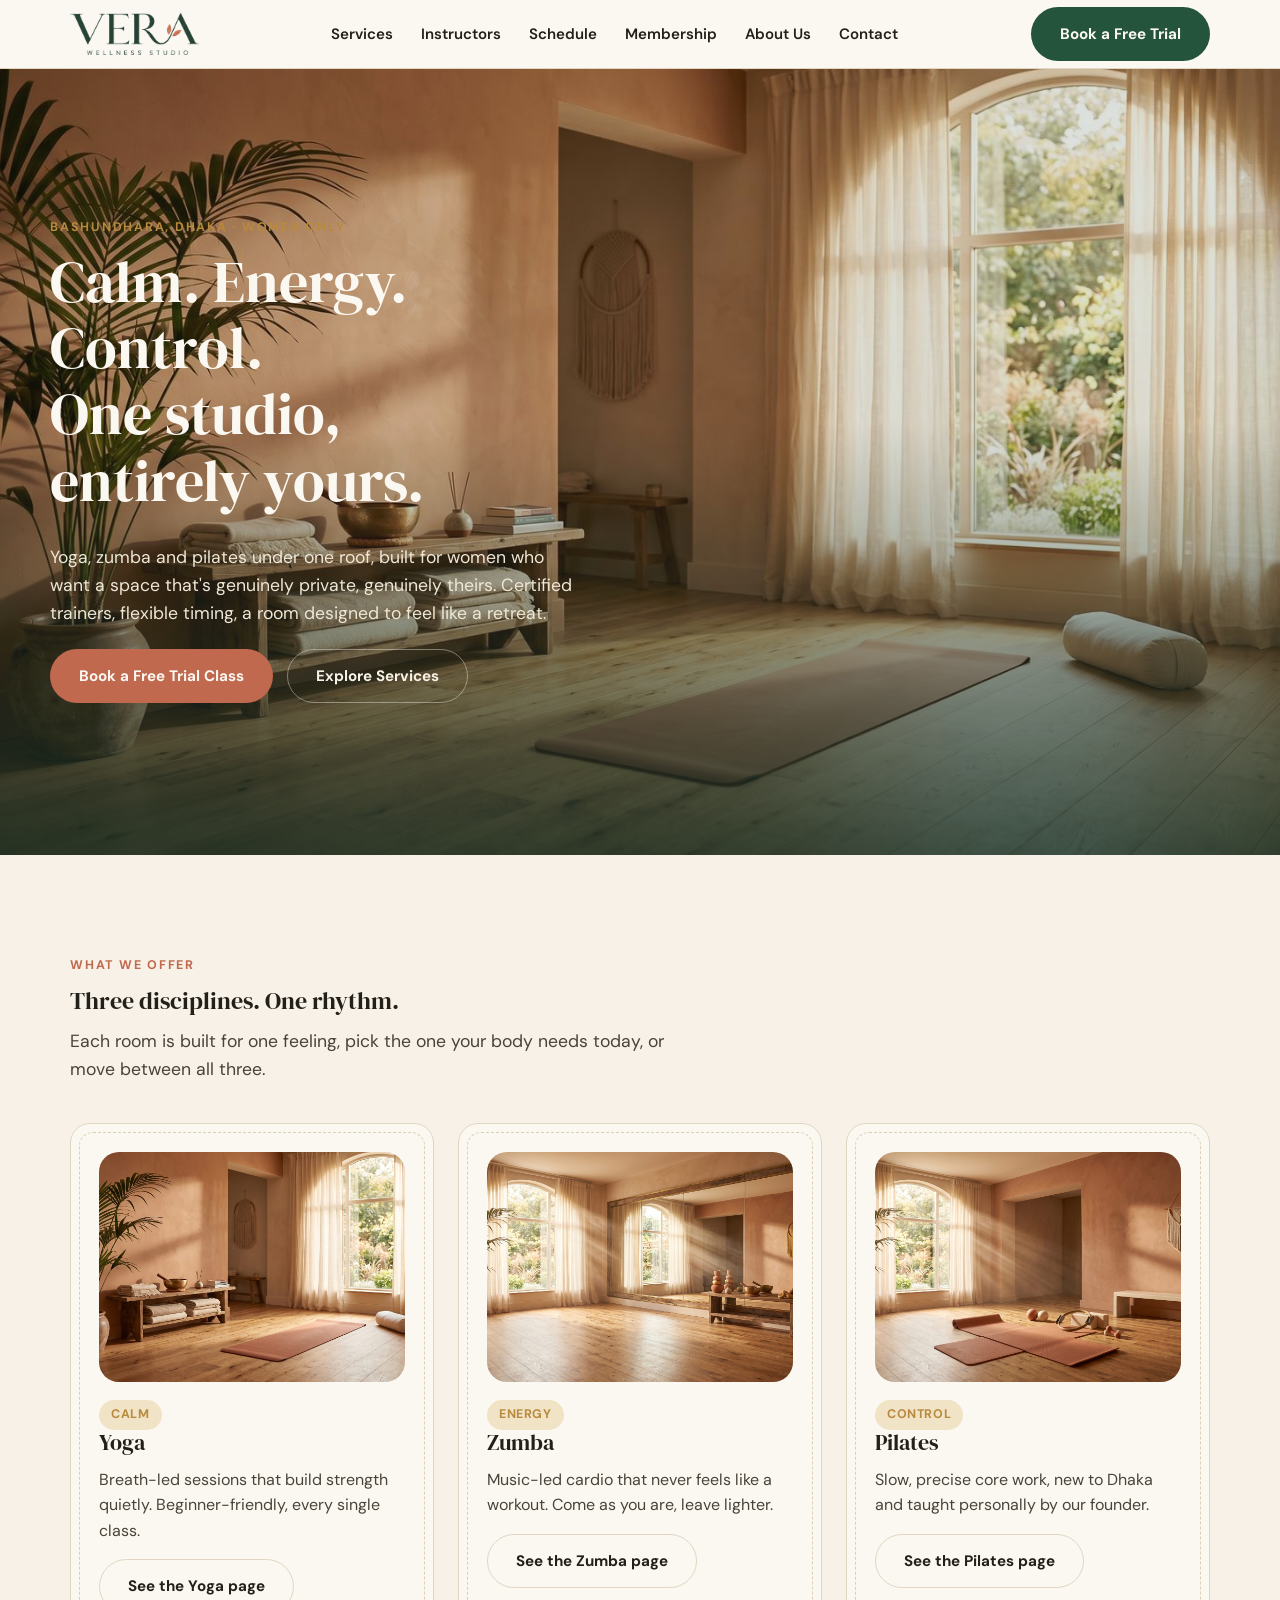
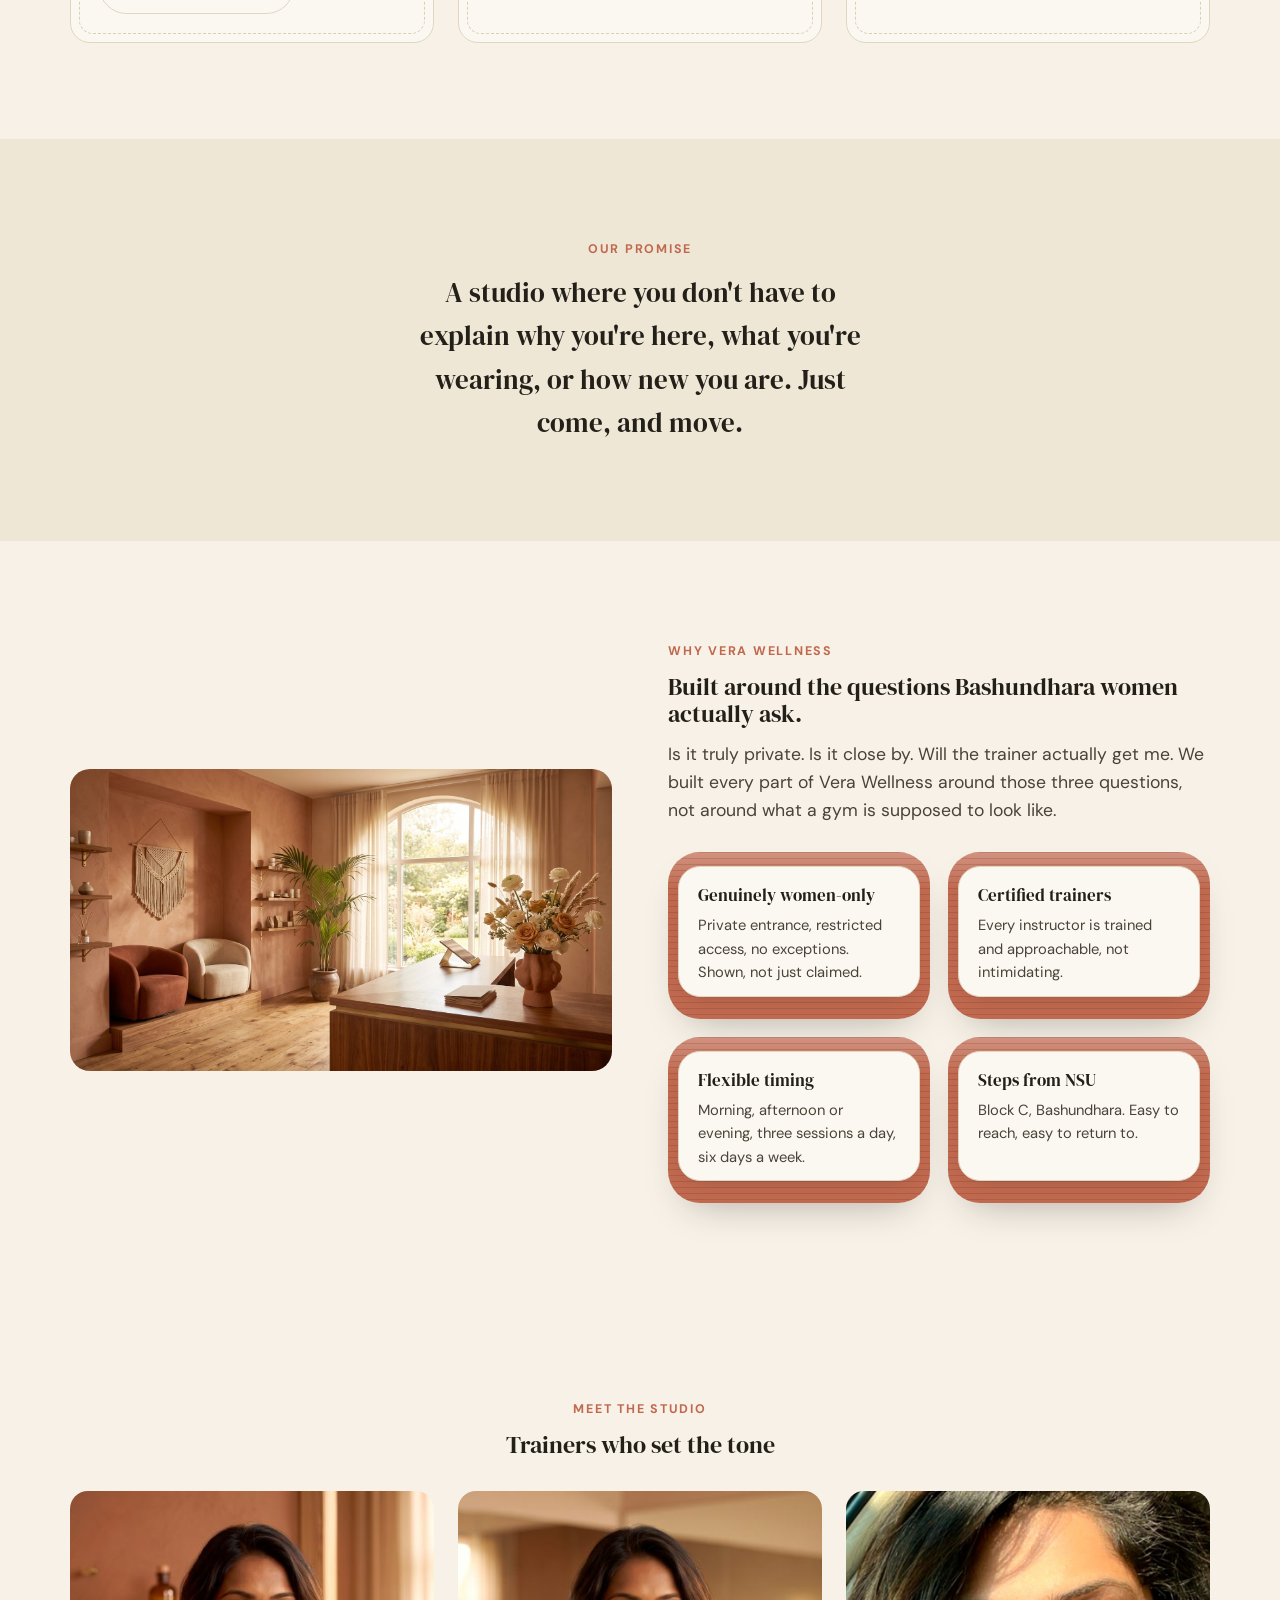
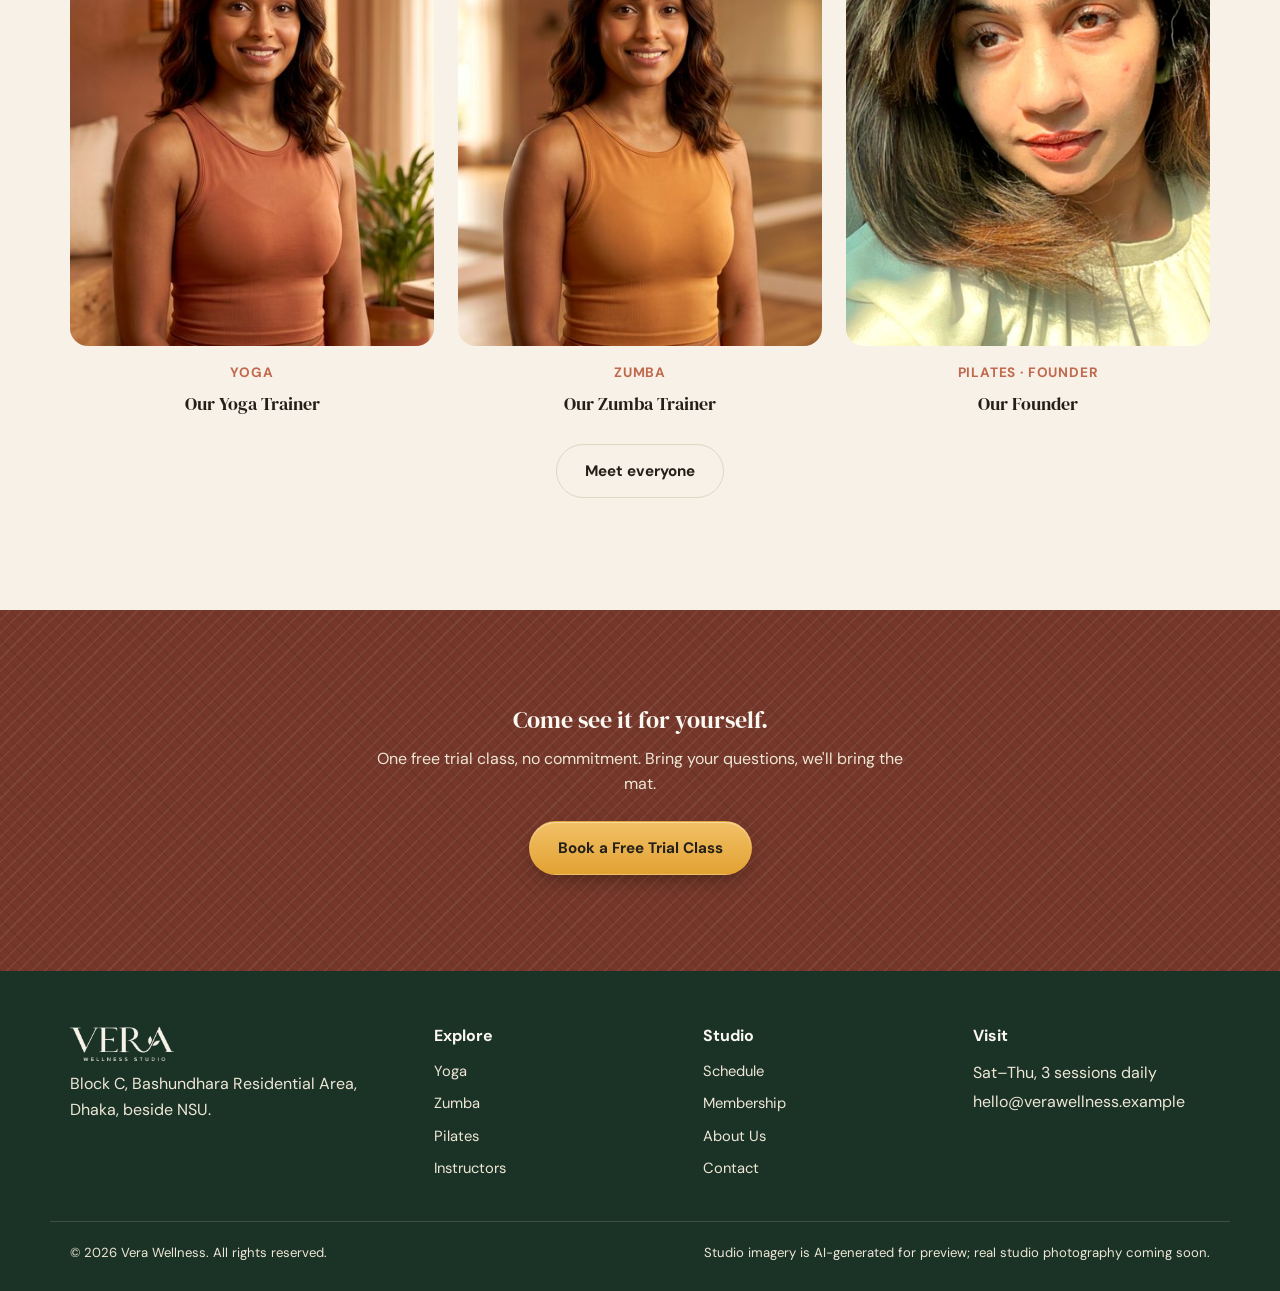
<file: index.html>
<!doctype html>
<html lang="en">
<head>
<meta charset="UTF-8">
<meta name="viewport" content="width=device-width, initial-scale=1">
<title>Vera Wellness · Yoga, Zumba &amp; Pilates Studio, Bashundhara</title>
<meta name="description" content="A women-first yoga, zumba and pilates studio in Bashundhara, Dhaka. Certified trainers, a private space, and a free trial class.">
<link rel="preconnect" href="https://fonts.googleapis.com">
<link href="https://fonts.googleapis.com/css2?family=DM+Serif+Display&family=DM+Sans:wght@400;600;700&display=swap" rel="stylesheet">
<link rel="stylesheet" href="assets/css/style.css">
</head>
<body>

<header class="site-nav">
  <div class="container nav-inner">
    <a href="index.html" class="brand"><img src="assets/img/logo.png" alt="Vera Wellness Studio" class="brand-logo"></a>
    <nav class="nav-links">
      <div class="has-dropdown">
        <a href="#services">Services</a>
        <div class="dropdown">
          <a href="services/yoga.html">Yoga</a>
          <a href="services/zumba.html">Zumba</a>
          <a href="services/pilates.html">Pilates</a>
        </div>
      </div>
      <a href="instructors.html">Instructors</a>
      <a href="schedule.html">Schedule</a>
      <a href="membership.html">Membership</a>
      <a href="about.html">About Us</a>
      <a href="contact.html">Contact</a>
    </nav>
    <a href="contact.html" class="btn btn-primary nav-cta">Book a Free Trial</a>
    <button class="menu-toggle" aria-label="Menu" aria-expanded="false"><span></span></button>
  </div>
  <div class="mobile-panel">
    <a href="#services" class="mobile-services-toggle">Services ▾</a>
    <div class="mobile-sub">
      <a href="services/yoga.html">› Yoga</a>
      <a href="services/zumba.html">› Zumba</a>
      <a href="services/pilates.html">› Pilates</a>
    </div>
    <a href="instructors.html">Instructors</a>
    <a href="schedule.html">Schedule</a>
    <a href="membership.html">Membership</a>
    <a href="about.html">About Us</a>
    <a href="contact.html">Contact</a>
    <a href="contact.html" class="btn btn-primary">Book a Free Trial</a>
  </div>
</header>

<section class="hero">
  <video id="hero-video" autoplay muted loop playsinline preload="auto" poster="assets/img/yoga_hero.jpg"></video>
  <script>
    (function(){
      var v = document.getElementById('hero-video');
      var src = window.innerWidth <= 820 ? 'assets/video/hero-sm.mp4' : 'assets/video/hero.mp4';
      var s = document.createElement('source');
      s.src = src; s.type = 'video/mp4';
      v.appendChild(s);
      v.load();
    })();
  </script>
  <div class="container hero-content">
    <span class="eyebrow" style="color:var(--gold)">Bashundhara, Dhaka · Women only</span>
    <h1 class="reveal-left">Calm. Energy. Control.<br>One studio, entirely yours.</h1>
    <p class="lead">Yoga, zumba and pilates under one roof, built for women who want a space that's genuinely private, genuinely theirs. Certified trainers, flexible timing, a room designed to feel like a retreat.</p>
    <div class="hero-cta-row">
      <a href="contact.html" class="btn btn-accent">Book a Free Trial Class</a>
      <a href="#services" class="btn btn-ghost-inverse">Explore Services</a>
    </div>
  </div>
</section>

<section id="services">
  <div class="container">
    <div class="section-head reveal">
      <span class="eyebrow">What we offer</span>
      <h2 class="reveal-left">Three disciplines. One rhythm.</h2>
      <p class="lead">Each room is built for one feeling, pick the one your body needs today, or move between all three.</p>
    </div>
    <div class="grid grid-3">
      <div class="card discipline-card mat-edge reveal">
        <div class="frame"><img src="assets/img/yoga_hero.jpg" alt="A calm, sunlit yoga room at Vera Wellness with a mat rolled out" class="reveal-img"></div>
        <span class="badge">Calm</span>
        <h3>Yoga</h3>
        <p>Breath-led sessions that build strength quietly. Beginner-friendly, every single class.</p>
        <a href="services/yoga.html" class="btn btn-outline">See the Yoga page</a>
      </div>
      <div class="card discipline-card mat-edge reveal">
        <div class="frame"><img src="assets/img/zumba_hero.jpg" alt="A bright, mirrored dance studio at Vera Wellness" class="reveal-img"></div>
        <span class="badge">Energy</span>
        <h3>Zumba</h3>
        <p>Music-led cardio that never feels like a workout. Come as you are, leave lighter.</p>
        <a href="services/zumba.html" class="btn btn-outline">See the Zumba page</a>
      </div>
      <div class="card discipline-card mat-edge reveal">
        <div class="frame"><img src="assets/img/pilates_hero.jpg" alt="A minimal pilates studio corner at Vera Wellness" class="reveal-img"></div>
        <span class="badge">Control</span>
        <h3>Pilates</h3>
        <p>Slow, precise core work, new to Dhaka and taught personally by our founder.</p>
        <a href="services/pilates.html" class="btn btn-outline">See the Pilates page</a>
      </div>
    </div>
  </div>
</section>

<section class="proof-strip">
  <div class="container center">
    <div class="reveal" style="max-width:680px;margin:0 auto;">
      <span class="eyebrow">Our promise</span>
      <p class="proof-quote" style="margin:0 auto;">A studio where you don't have to explain why you're here, what you're wearing, or how new you are. Just come, and move.</p>
    </div>
  </div>
</section>

<section>
  <div class="container">
    <div class="two-col reveal">
      <div class="frame"><img src="assets/img/about_lobby.jpg" alt="The warm, welcoming reception at Vera Wellness" class="reveal-img"></div>
      <div>
        <span class="eyebrow">Why Vera Wellness</span>
        <h2 class="reveal-left">Built around the questions Bashundhara women actually ask.</h2>
        <p class="lead">Is it truly private. Is it close by. Will the trainer actually get me. We built every part of Vera Wellness around those three questions, not around what a gym is supposed to look like.</p>
        <div class="grid grid-2" style="margin-top:28px;gap:18px;">
          <div class="mat-box reveal">
            <h3 style="font-size:1.05rem;">Genuinely women-only</h3>
            <p style="margin:0;font-size:.92rem;">Private entrance, restricted access, no exceptions. Shown, not just claimed.</p>
          </div>
          <div class="mat-box reveal">
            <h3 style="font-size:1.05rem;">Certified trainers</h3>
            <p style="margin:0;font-size:.92rem;">Every instructor is trained and approachable, not intimidating.</p>
          </div>
          <div class="mat-box reveal">
            <h3 style="font-size:1.05rem;">Flexible timing</h3>
            <p style="margin:0;font-size:.92rem;">Morning, afternoon or evening, three sessions a day, six days a week.</p>
          </div>
          <div class="mat-box reveal">
            <h3 style="font-size:1.05rem;">Steps from NSU</h3>
            <p style="margin:0;font-size:.92rem;">Block C, Bashundhara. Easy to reach, easy to return to.</p>
          </div>
        </div>
      </div>
    </div>
  </div>
</section>

<section>
  <div class="container">
    <div class="section-head center reveal" style="margin-bottom:32px;">
      <span class="eyebrow">Meet the studio</span>
      <h2 class="reveal-left">Trainers who set the tone</h2>
    </div>
    <div class="grid grid-3">
      <div class="instructor-card reveal">
        <div class="frame"><img src="assets/img/instructor_yoga.jpg" alt="Vera Wellness yoga instructor" class="reveal-img"></div>
        <span class="instructor-role">Yoga</span>
        <h3 style="font-size:1.1rem;">Our Yoga Trainer</h3>
      </div>
      <div class="instructor-card reveal">
        <div class="frame"><img src="assets/img/instructor_zumba.jpg" alt="Vera Wellness zumba instructor" class="reveal-img"></div>
        <span class="instructor-role">Zumba</span>
        <h3 style="font-size:1.1rem;">Our Zumba Trainer</h3>
      </div>
      <div class="instructor-card reveal">
        <div class="frame"><img src="assets/img/instructor_pilates.jpg" alt="Vera Wellness founder and pilates instructor" class="reveal-img"></div>
        <span class="instructor-role">Pilates · Founder</span>
        <h3 style="font-size:1.1rem;">Our Founder</h3>
      </div>
    </div>
    <p class="center" style="margin-top:28px;"><a href="instructors.html" class="btn btn-outline">Meet everyone</a></p>
  </div>
</section>

<section class="cta-band">
  <div class="container">
    <div class="reveal">
      <h2 class="reveal-left">Come see it for yourself.</h2>
      <p style="max-width:48ch;margin:0 auto 24px;">One free trial class, no commitment. Bring your questions, we'll bring the mat.</p>
      <a href="contact.html" class="btn btn-accent">Book a Free Trial Class</a>
    </div>
  </div>
</section>

<footer class="site-footer">
  <div class="container footer-grid">
    <div>
      <img src="assets/img/logo-light.png" alt="Vera Wellness Studio" class="footer-logo">
      <p>Block C, Bashundhara Residential Area, Dhaka, beside NSU.</p>
    </div>
    <div>
      <h4>Explore</h4>
      <ul class="footer-links">
        <li><a href="services/yoga.html">Yoga</a></li>
        <li><a href="services/zumba.html">Zumba</a></li>
        <li><a href="services/pilates.html">Pilates</a></li>
        <li><a href="instructors.html">Instructors</a></li>
      </ul>
    </div>
    <div>
      <h4>Studio</h4>
      <ul class="footer-links">
        <li><a href="schedule.html">Schedule</a></li>
        <li><a href="membership.html">Membership</a></li>
        <li><a href="about.html">About Us</a></li>
        <li><a href="contact.html">Contact</a></li>
      </ul>
    </div>
    <div>
      <h4>Visit</h4>
      <p style="margin-bottom:4px;">Sat–Thu, 3 sessions daily</p>
      <p>hello@verawellness.example</p>
    </div>
  </div>
  <div class="container footer-bottom">
    <span>© 2026 Vera Wellness. All rights reserved.</span>
    <span>Studio imagery is AI-generated for preview; real studio photography coming soon.</span>
  </div>
</footer>

<script src="assets/js/main.js"></script>
</body>
</html>
</file>
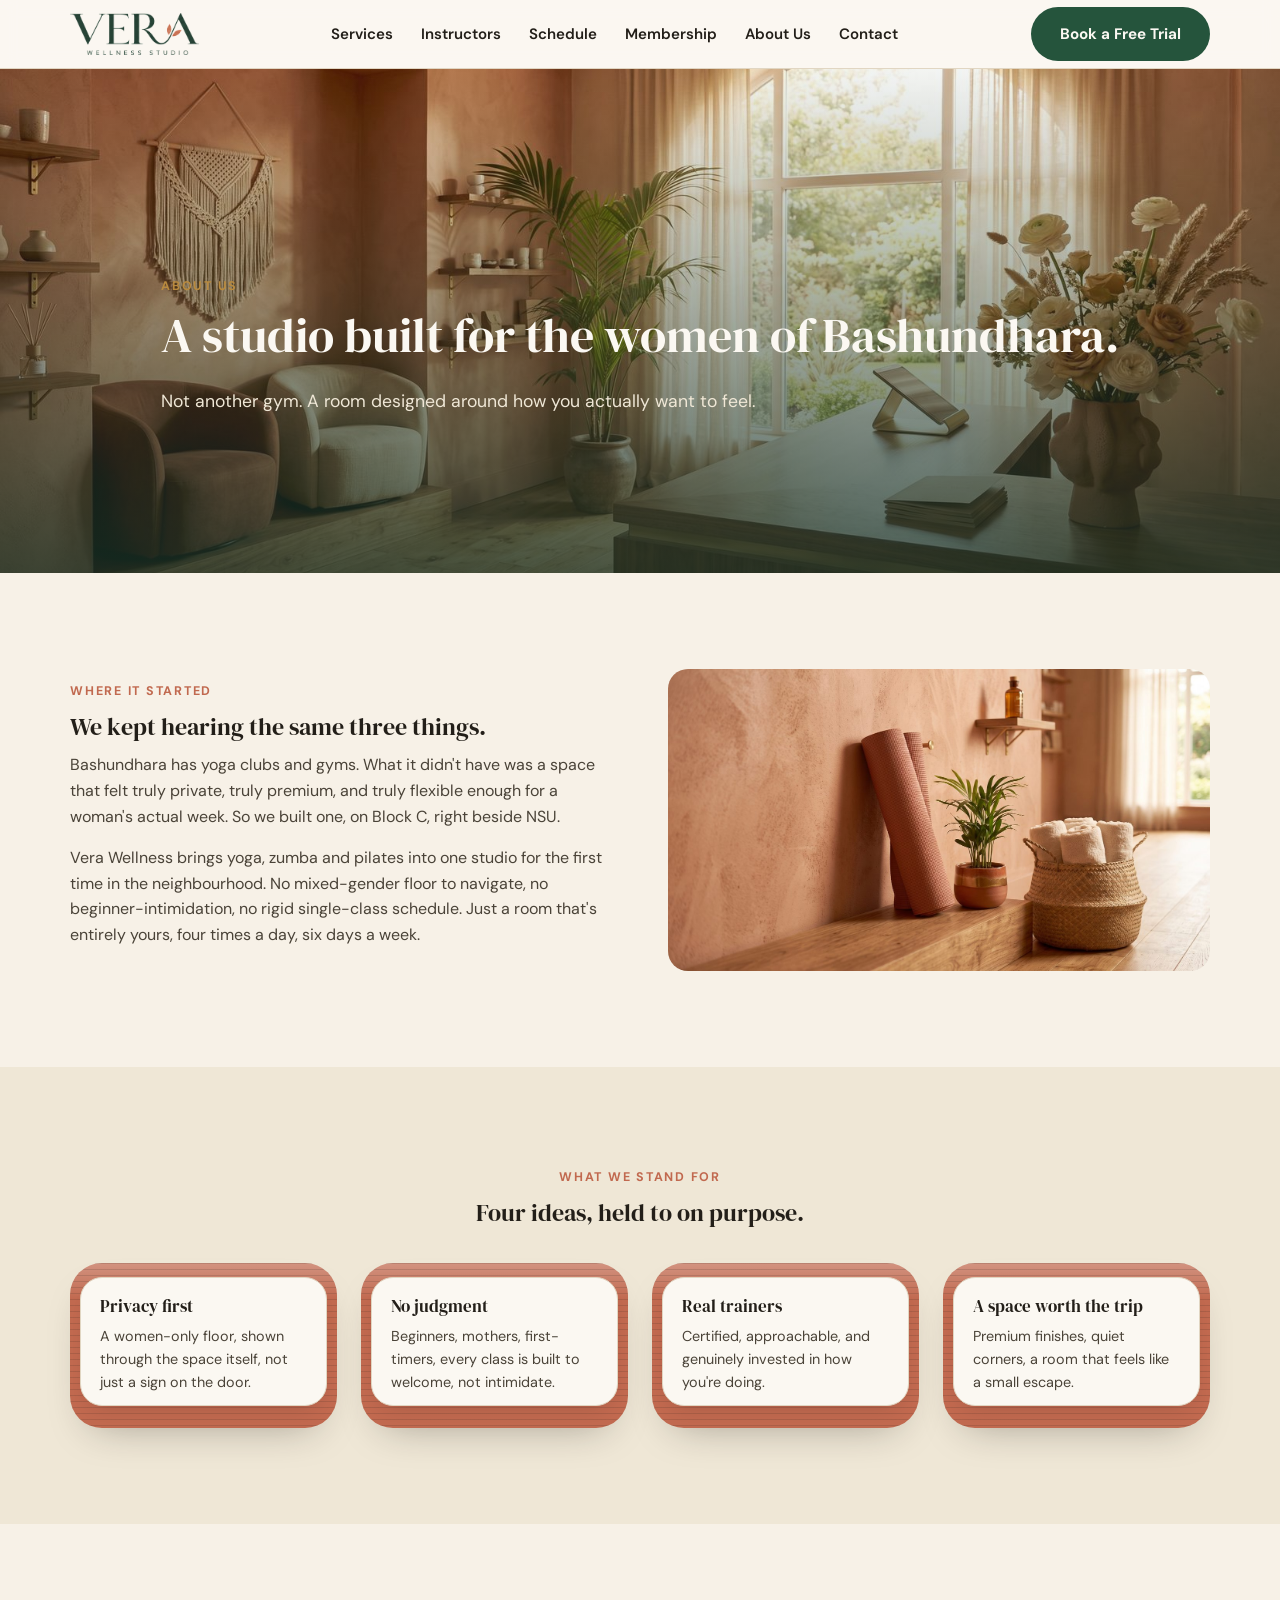
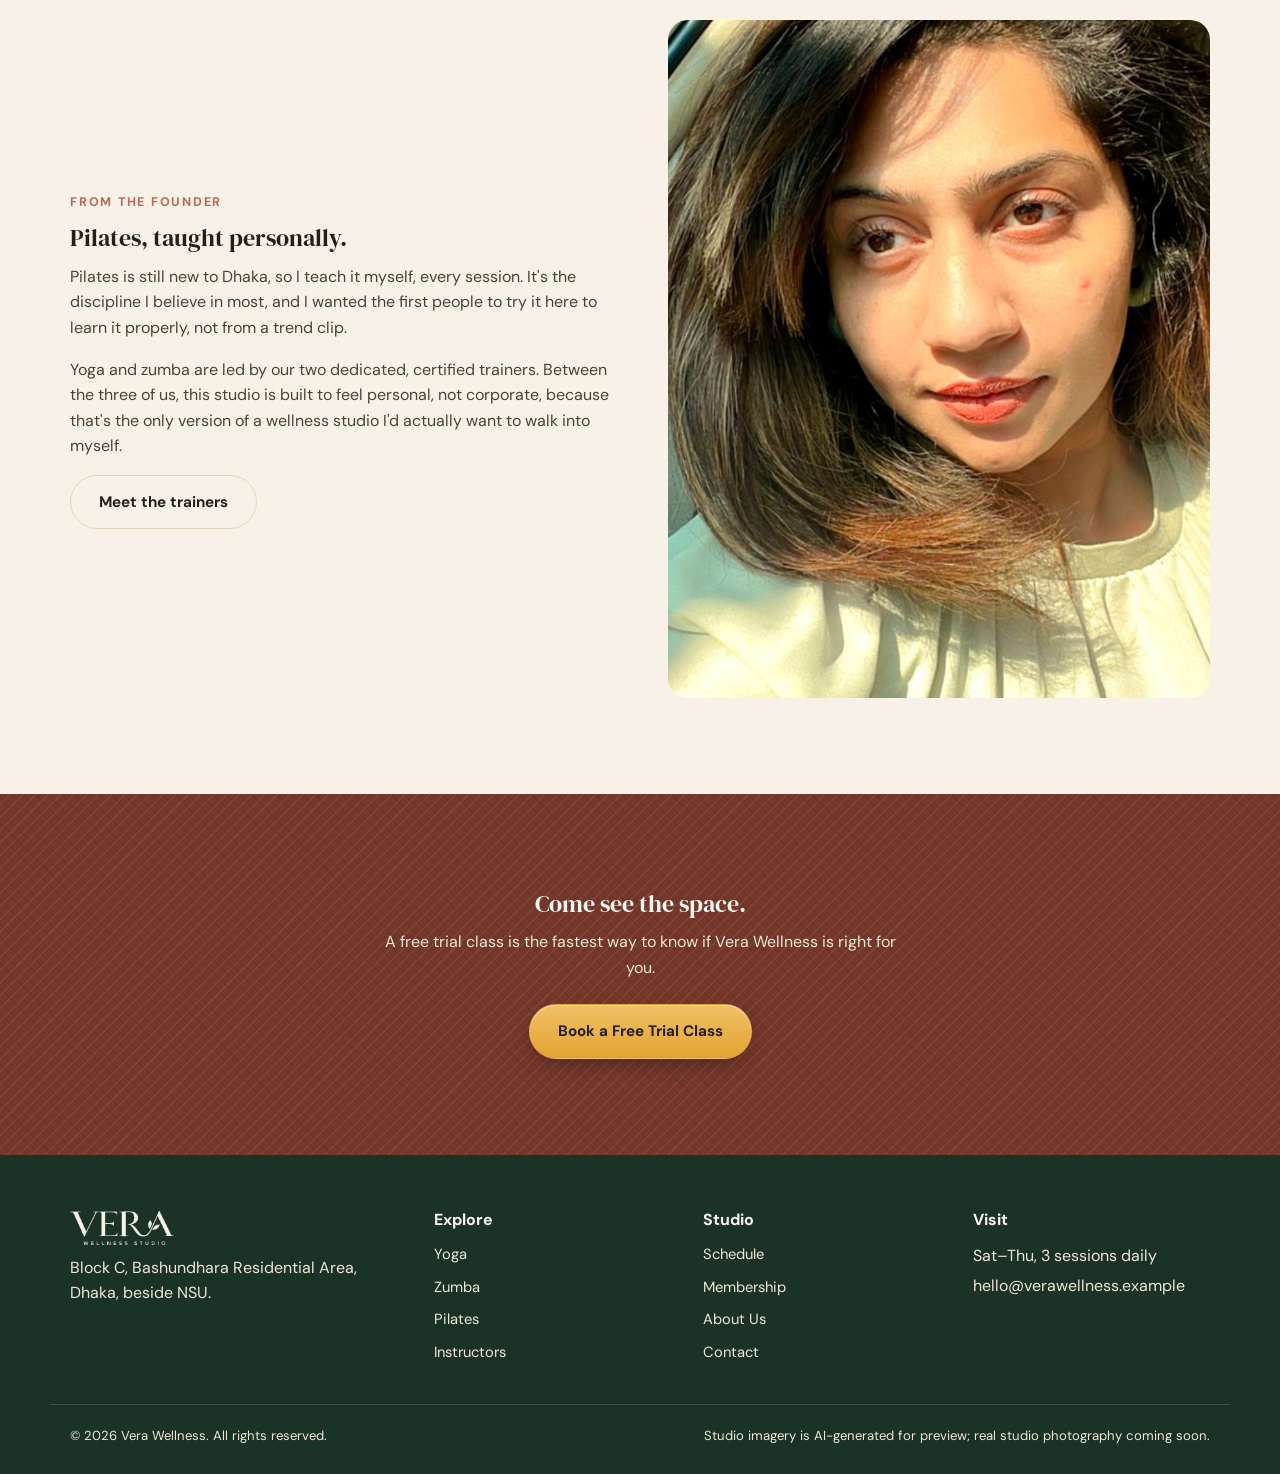
<file: about.html>
<!doctype html>
<html lang="en">
<head>
<meta charset="UTF-8">
<meta name="viewport" content="width=device-width, initial-scale=1">
<title>About Us · Vera Wellness</title>
<meta name="description" content="Why Vera Wellness exists: a private, premium yoga, zumba and pilates studio built for Bashundhara women.">
<link rel="preconnect" href="https://fonts.googleapis.com">
<link href="https://fonts.googleapis.com/css2?family=DM+Serif+Display&family=DM+Sans:wght@400;600;700&display=swap" rel="stylesheet">
<link rel="stylesheet" href="assets/css/style.css">
</head>
<body>

<header class="site-nav">
  <div class="container nav-inner">
    <a href="index.html" class="brand"><img src="assets/img/logo.png" alt="Vera Wellness Studio" class="brand-logo"></a>
    <nav class="nav-links">
      <div class="has-dropdown">
        <a href="index.html#services">Services</a>
        <div class="dropdown">
          <a href="services/yoga.html">Yoga</a>
          <a href="services/zumba.html">Zumba</a>
          <a href="services/pilates.html">Pilates</a>
        </div>
      </div>
      <a href="instructors.html">Instructors</a>
      <a href="schedule.html">Schedule</a>
      <a href="membership.html">Membership</a>
      <a href="about.html">About Us</a>
      <a href="contact.html">Contact</a>
    </nav>
    <a href="contact.html" class="btn btn-primary nav-cta">Book a Free Trial</a>
    <button class="menu-toggle" aria-label="Menu" aria-expanded="false"><span></span></button>
  </div>
  <div class="mobile-panel">
    <a href="index.html#services" class="mobile-services-toggle">Services ▾</a>
    <div class="mobile-sub">
      <a href="services/yoga.html">› Yoga</a>
      <a href="services/zumba.html">› Zumba</a>
      <a href="services/pilates.html">› Pilates</a>
    </div>
    <a href="instructors.html">Instructors</a>
    <a href="schedule.html">Schedule</a>
    <a href="membership.html">Membership</a>
    <a href="about.html">About Us</a>
    <a href="contact.html">Contact</a>
    <a href="contact.html" class="btn btn-primary">Book a Free Trial</a>
  </div>
</header>

<section class="page-hero">
  <img src="assets/img/about_lobby.jpg" alt="The reception at Vera Wellness" class="reveal-img">
  <div class="container page-hero-content">
    <span class="eyebrow" style="color:var(--gold)">About Us</span>
    <h1 class="reveal-left">A studio built for the women of Bashundhara.</h1>
    <p class="lead">Not another gym. A room designed around how you actually want to feel.</p>
  </div>
</section>

<section>
  <div class="container">
    <div class="two-col reveal">
      <div>
        <span class="eyebrow">Where it started</span>
        <h2 class="reveal-left">We kept hearing the same three things.</h2>
        <p>Bashundhara has yoga clubs and gyms. What it didn't have was a space that felt truly private, truly premium, and truly flexible enough for a woman's actual week. So we built one, on Block C, right beside NSU.</p>
        <p>Vera Wellness brings yoga, zumba and pilates into one studio for the first time in the neighbourhood. No mixed-gender floor to navigate, no beginner-intimidation, no rigid single-class schedule. Just a room that's entirely yours, four times a day, six days a week.</p>
      </div>
      <div class="frame"><img src="assets/img/about_detail.jpg" alt="A quiet detail corner at Vera Wellness studio" class="reveal-img"></div>
    </div>
  </div>
</section>

<section class="proof-strip">
  <div class="container">
    <div class="section-head center reveal" style="margin-bottom:36px;">
      <span class="eyebrow">What we stand for</span>
      <h2 class="reveal-left">Four ideas, held to on purpose.</h2>
    </div>
    <div class="grid grid-4">
      <div class="mat-box reveal">
        <h3 style="font-size:1.05rem;">Privacy first</h3>
        <p style="margin:0;font-size:.9rem;">A women-only floor, shown through the space itself, not just a sign on the door.</p>
      </div>
      <div class="mat-box reveal">
        <h3 style="font-size:1.05rem;">No judgment</h3>
        <p style="margin:0;font-size:.9rem;">Beginners, mothers, first-timers, every class is built to welcome, not intimidate.</p>
      </div>
      <div class="mat-box reveal">
        <h3 style="font-size:1.05rem;">Real trainers</h3>
        <p style="margin:0;font-size:.9rem;">Certified, approachable, and genuinely invested in how you're doing.</p>
      </div>
      <div class="mat-box reveal">
        <h3 style="font-size:1.05rem;">A space worth the trip</h3>
        <p style="margin:0;font-size:.9rem;">Premium finishes, quiet corners, a room that feels like a small escape.</p>
      </div>
    </div>
  </div>
</section>

<section>
  <div class="container">
    <div class="two-col reverse reveal">
      <div class="frame"><img src="assets/img/instructor_pilates.jpg" alt="Vera Wellness founder" class="reveal-img"></div>
      <div>
        <span class="eyebrow">From the founder</span>
        <h2 class="reveal-left">Pilates, taught personally.</h2>
        <p>Pilates is still new to Dhaka, so I teach it myself, every session. It's the discipline I believe in most, and I wanted the first people to try it here to learn it properly, not from a trend clip.</p>
        <p>Yoga and zumba are led by our two dedicated, certified trainers. Between the three of us, this studio is built to feel personal, not corporate, because that's the only version of a wellness studio I'd actually want to walk into myself.</p>
        <a href="instructors.html" class="btn btn-outline">Meet the trainers</a>
      </div>
    </div>
  </div>
</section>

<section class="cta-band">
  <div class="container reveal">
    <h2 class="reveal-left">Come see the space.</h2>
    <p style="max-width:48ch;margin:0 auto 24px;">A free trial class is the fastest way to know if Vera Wellness is right for you.</p>
    <a href="contact.html" class="btn btn-accent">Book a Free Trial Class</a>
  </div>
</section>

<footer class="site-footer">
  <div class="container footer-grid">
    <div>
      <img src="assets/img/logo-light.png" alt="Vera Wellness Studio" class="footer-logo">
      <p>Block C, Bashundhara Residential Area, Dhaka, beside NSU.</p>
    </div>
    <div>
      <h4>Explore</h4>
      <ul class="footer-links">
        <li><a href="services/yoga.html">Yoga</a></li>
        <li><a href="services/zumba.html">Zumba</a></li>
        <li><a href="services/pilates.html">Pilates</a></li>
        <li><a href="instructors.html">Instructors</a></li>
      </ul>
    </div>
    <div>
      <h4>Studio</h4>
      <ul class="footer-links">
        <li><a href="schedule.html">Schedule</a></li>
        <li><a href="membership.html">Membership</a></li>
        <li><a href="about.html">About Us</a></li>
        <li><a href="contact.html">Contact</a></li>
      </ul>
    </div>
    <div>
      <h4>Visit</h4>
      <p style="margin-bottom:4px;">Sat–Thu, 3 sessions daily</p>
      <p>hello@verawellness.example</p>
    </div>
  </div>
  <div class="container footer-bottom">
    <span>© 2026 Vera Wellness. All rights reserved.</span>
    <span>Studio imagery is AI-generated for preview; real studio photography coming soon.</span>
  </div>
</footer>

<script src="assets/js/main.js"></script>
</body>
</html>
</file>
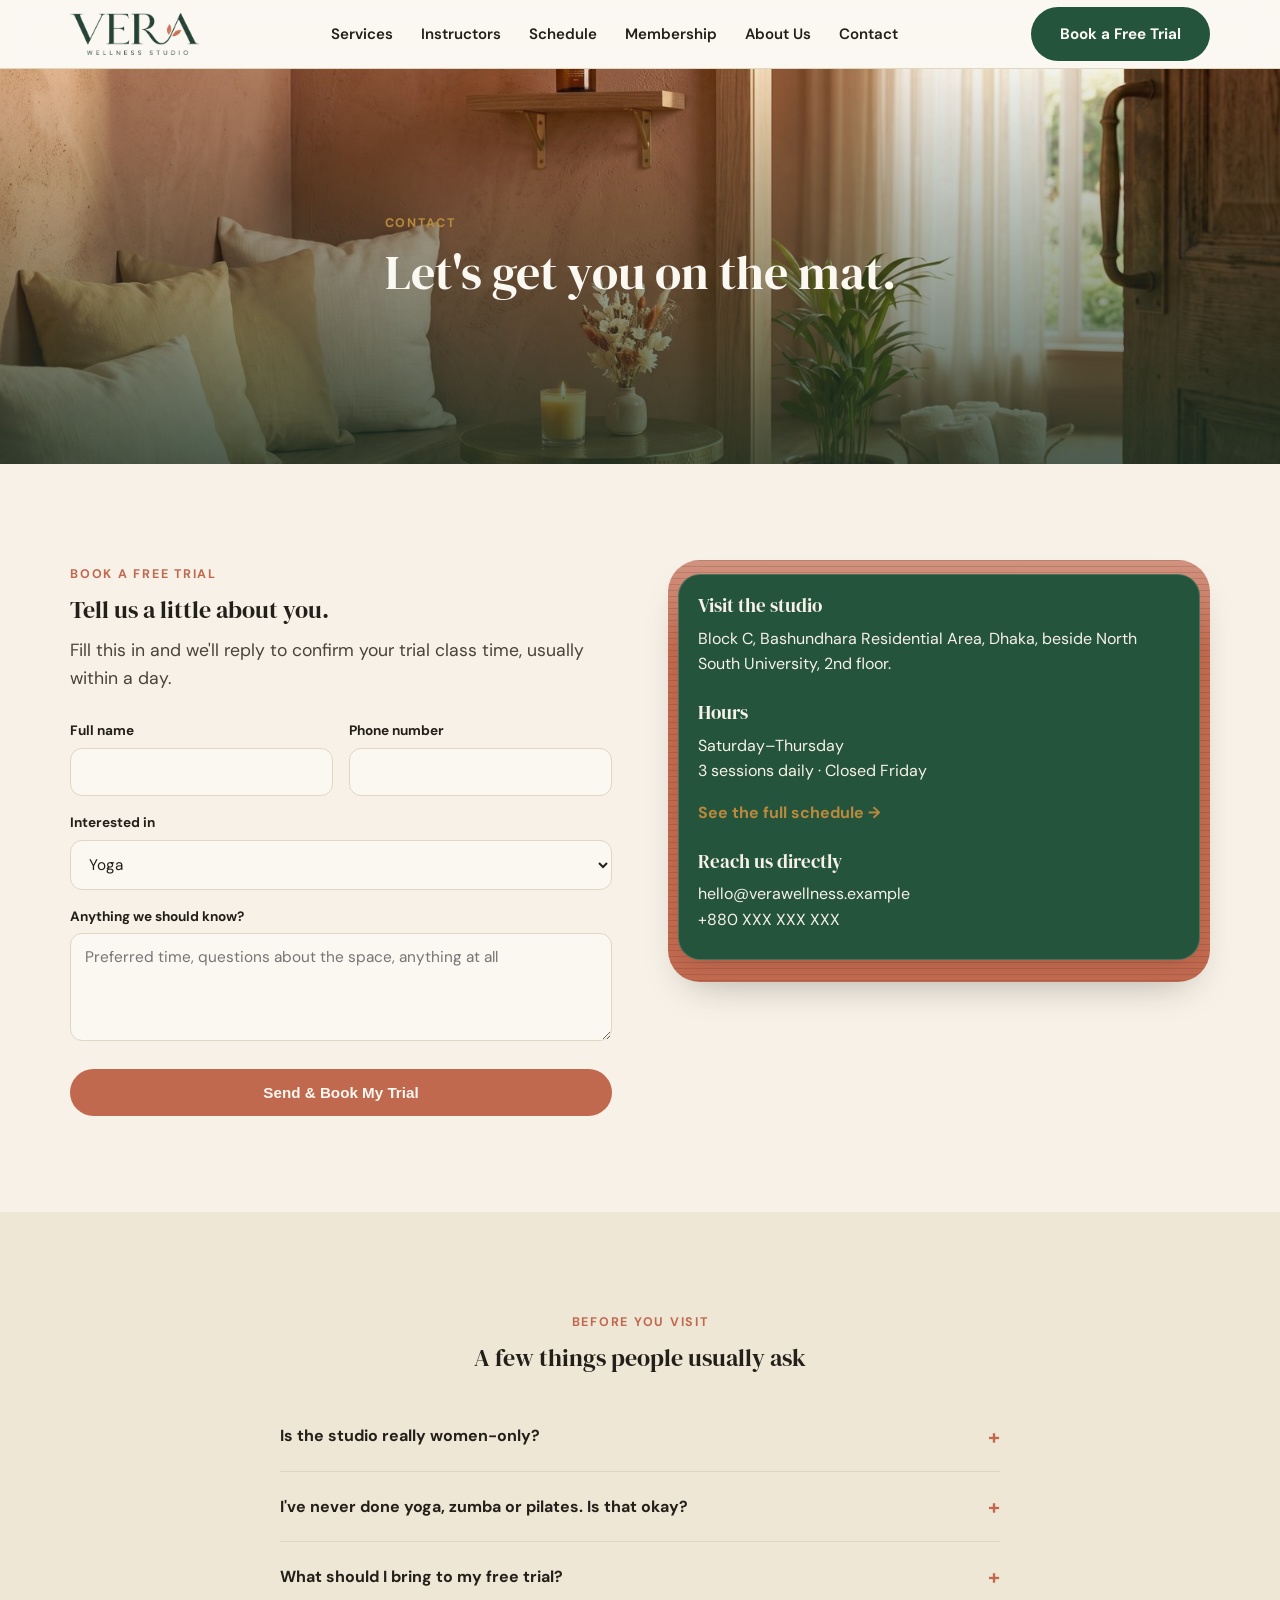
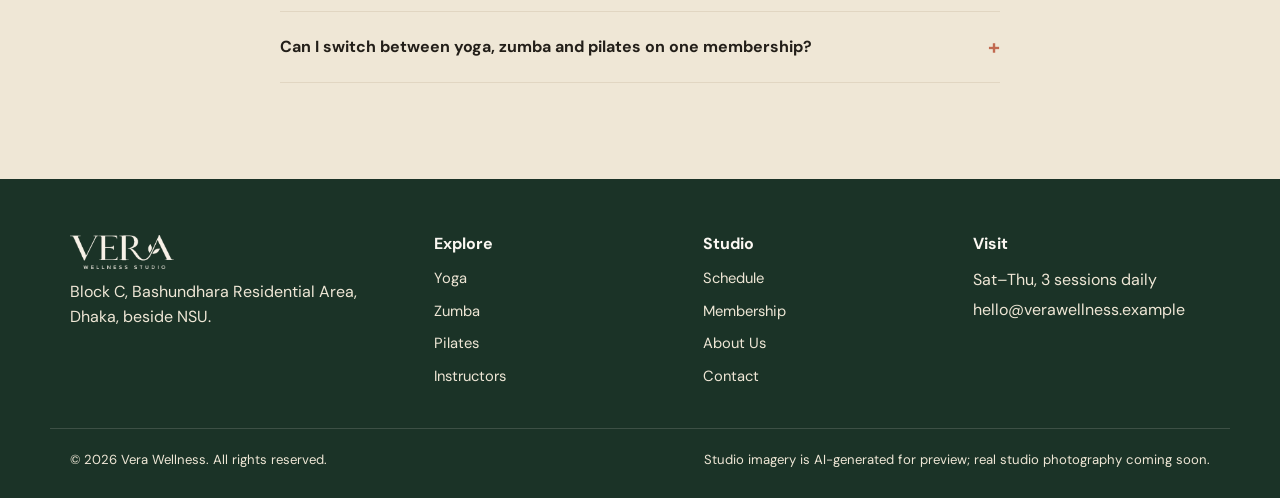
<file: contact.html>
<!doctype html>
<html lang="en">
<head>
<meta charset="UTF-8">
<meta name="viewport" content="width=device-width, initial-scale=1">
<title>Contact Us · Vera Wellness</title>
<meta name="description" content="Book a free trial class or ask a question, reach Vera Wellness in Bashundhara, Dhaka.">
<link rel="preconnect" href="https://fonts.googleapis.com">
<link href="https://fonts.googleapis.com/css2?family=DM+Serif+Display&family=DM+Sans:wght@400;600;700&display=swap" rel="stylesheet">
<link rel="stylesheet" href="assets/css/style.css">
</head>
<body>

<header class="site-nav">
  <div class="container nav-inner">
    <a href="index.html" class="brand"><img src="assets/img/logo.png" alt="Vera Wellness Studio" class="brand-logo"></a>
    <nav class="nav-links">
      <div class="has-dropdown">
        <a href="index.html#services">Services</a>
        <div class="dropdown">
          <a href="services/yoga.html">Yoga</a>
          <a href="services/zumba.html">Zumba</a>
          <a href="services/pilates.html">Pilates</a>
        </div>
      </div>
      <a href="instructors.html">Instructors</a>
      <a href="schedule.html">Schedule</a>
      <a href="membership.html">Membership</a>
      <a href="about.html">About Us</a>
      <a href="contact.html">Contact</a>
    </nav>
    <a href="contact.html" class="btn btn-primary nav-cta">Book a Free Trial</a>
    <button class="menu-toggle" aria-label="Menu" aria-expanded="false"><span></span></button>
  </div>
  <div class="mobile-panel">
    <a href="index.html#services" class="mobile-services-toggle">Services ▾</a>
    <div class="mobile-sub">
      <a href="services/yoga.html">› Yoga</a>
      <a href="services/zumba.html">› Zumba</a>
      <a href="services/pilates.html">› Pilates</a>
    </div>
    <a href="instructors.html">Instructors</a>
    <a href="schedule.html">Schedule</a>
    <a href="membership.html">Membership</a>
    <a href="about.html">About Us</a>
    <a href="contact.html">Contact</a>
    <a href="contact.html" class="btn btn-primary">Book a Free Trial</a>
  </div>
</header>

<section class="page-hero" style="min-height:38vh;">
  <img src="assets/img/contact_hero.jpg" alt="A welcoming corner near the Vera Wellness entrance" class="reveal-img">
  <div class="container page-hero-content">
    <span class="eyebrow" style="color:var(--gold)">Contact</span>
    <h1 class="reveal-left">Let's get you on the mat.</h1>
  </div>
</section>

<section>
  <div class="container">
    <div class="two-col" style="align-items:flex-start;">
      <div class="reveal">
        <span class="eyebrow">Book a free trial</span>
        <h2 class="reveal-left">Tell us a little about you.</h2>
        <p class="lead" style="margin-bottom:28px;">Fill this in and we'll reply to confirm your trial class time, usually within a day.</p>

        <form id="contact-form">
          <div class="form-grid two">
            <div>
              <label for="name">Full name</label>
              <input type="text" id="name" name="name" required>
            </div>
            <div>
              <label for="phone">Phone number</label>
              <input type="tel" id="phone" name="phone" required>
            </div>
          </div>
          <div style="margin-top:16px;">
            <label for="interest">Interested in</label>
            <select id="interest" name="interest">
              <option>Yoga</option>
              <option>Zumba</option>
              <option>Pilates</option>
              <option>Not sure yet</option>
            </select>
          </div>
          <div style="margin-top:16px;">
            <label for="message">Anything we should know?</label>
            <textarea id="message" name="message" rows="4" placeholder="Preferred time, questions about the space, anything at all"></textarea>
          </div>
          <button type="submit" class="btn btn-accent" style="margin-top:20px;width:100%;">Send &amp; Book My Trial</button>
        </form>

        <div class="form-success card">
          <div class="icon">🌿</div>
          <h3>Thank you, almost there.</h3>
          <p>Your email app should have opened with your details filled in. Just hit send, and we'll confirm your free trial class shortly.</p>
        </div>
      </div>

      <div class="mat-box mat-box-accent reveal">
        <h3 style="font-size:1.2rem;">Visit the studio</h3>
        <p>Block C, Bashundhara Residential Area, Dhaka, beside North South University, 2nd floor.</p>
        <h3 style="font-size:1.2rem;margin-top:24px;">Hours</h3>
        <p>Saturday–Thursday<br>3 sessions daily · Closed Friday</p>
        <p style="margin-top:4px;"><a href="schedule.html" style="color:var(--gold);font-weight:700;">See the full schedule →</a></p>
        <h3 style="font-size:1.2rem;margin-top:24px;">Reach us directly</h3>
        <p>hello@verawellness.example<br>+880 XXX XXX XXX</p>
      </div>
    </div>
  </div>
</section>

<section class="proof-strip">
  <div class="container">
    <div class="section-head center reveal" style="margin-bottom:30px;">
      <span class="eyebrow">Before you visit</span>
      <h2 class="reveal-left">A few things people usually ask</h2>
    </div>
    <div style="max-width:720px;margin:0 auto;">
      <div class="faq-item reveal">
        <div class="faq-q">Is the studio really women-only? <span class="plus">+</span></div>
        <div class="faq-a"><p>Yes, without exception. A private entrance and restricted access, at every session.</p></div>
      </div>
      <div class="faq-item reveal">
        <div class="faq-q">I've never done yoga, zumba or pilates. Is that okay? <span class="plus">+</span></div>
        <div class="faq-a"><p>More than okay, most of our trial visitors are complete beginners. Every trainer paces the first class around you.</p></div>
      </div>
      <div class="faq-item reveal">
        <div class="faq-q">What should I bring to my free trial? <span class="plus">+</span></div>
        <div class="faq-a"><p>Comfortable clothes and water. Mats and props are provided.</p></div>
      </div>
      <div class="faq-item reveal">
        <div class="faq-q">Can I switch between yoga, zumba and pilates on one membership? <span class="plus">+</span></div>
        <div class="faq-a"><p>Yes, our monthly plan currently includes all three disciplines.</p></div>
      </div>
    </div>
  </div>
</section>

<footer class="site-footer">
  <div class="container footer-grid">
    <div>
      <img src="assets/img/logo-light.png" alt="Vera Wellness Studio" class="footer-logo">
      <p>Block C, Bashundhara Residential Area, Dhaka, beside NSU.</p>
    </div>
    <div>
      <h4>Explore</h4>
      <ul class="footer-links">
        <li><a href="services/yoga.html">Yoga</a></li>
        <li><a href="services/zumba.html">Zumba</a></li>
        <li><a href="services/pilates.html">Pilates</a></li>
        <li><a href="instructors.html">Instructors</a></li>
      </ul>
    </div>
    <div>
      <h4>Studio</h4>
      <ul class="footer-links">
        <li><a href="schedule.html">Schedule</a></li>
        <li><a href="membership.html">Membership</a></li>
        <li><a href="about.html">About Us</a></li>
        <li><a href="contact.html">Contact</a></li>
      </ul>
    </div>
    <div>
      <h4>Visit</h4>
      <p style="margin-bottom:4px;">Sat–Thu, 3 sessions daily</p>
      <p>hello@verawellness.example</p>
    </div>
  </div>
  <div class="container footer-bottom">
    <span>© 2026 Vera Wellness. All rights reserved.</span>
    <span>Studio imagery is AI-generated for preview; real studio photography coming soon.</span>
  </div>
</footer>

<script src="assets/js/main.js"></script>
</body>
</html>
</file>
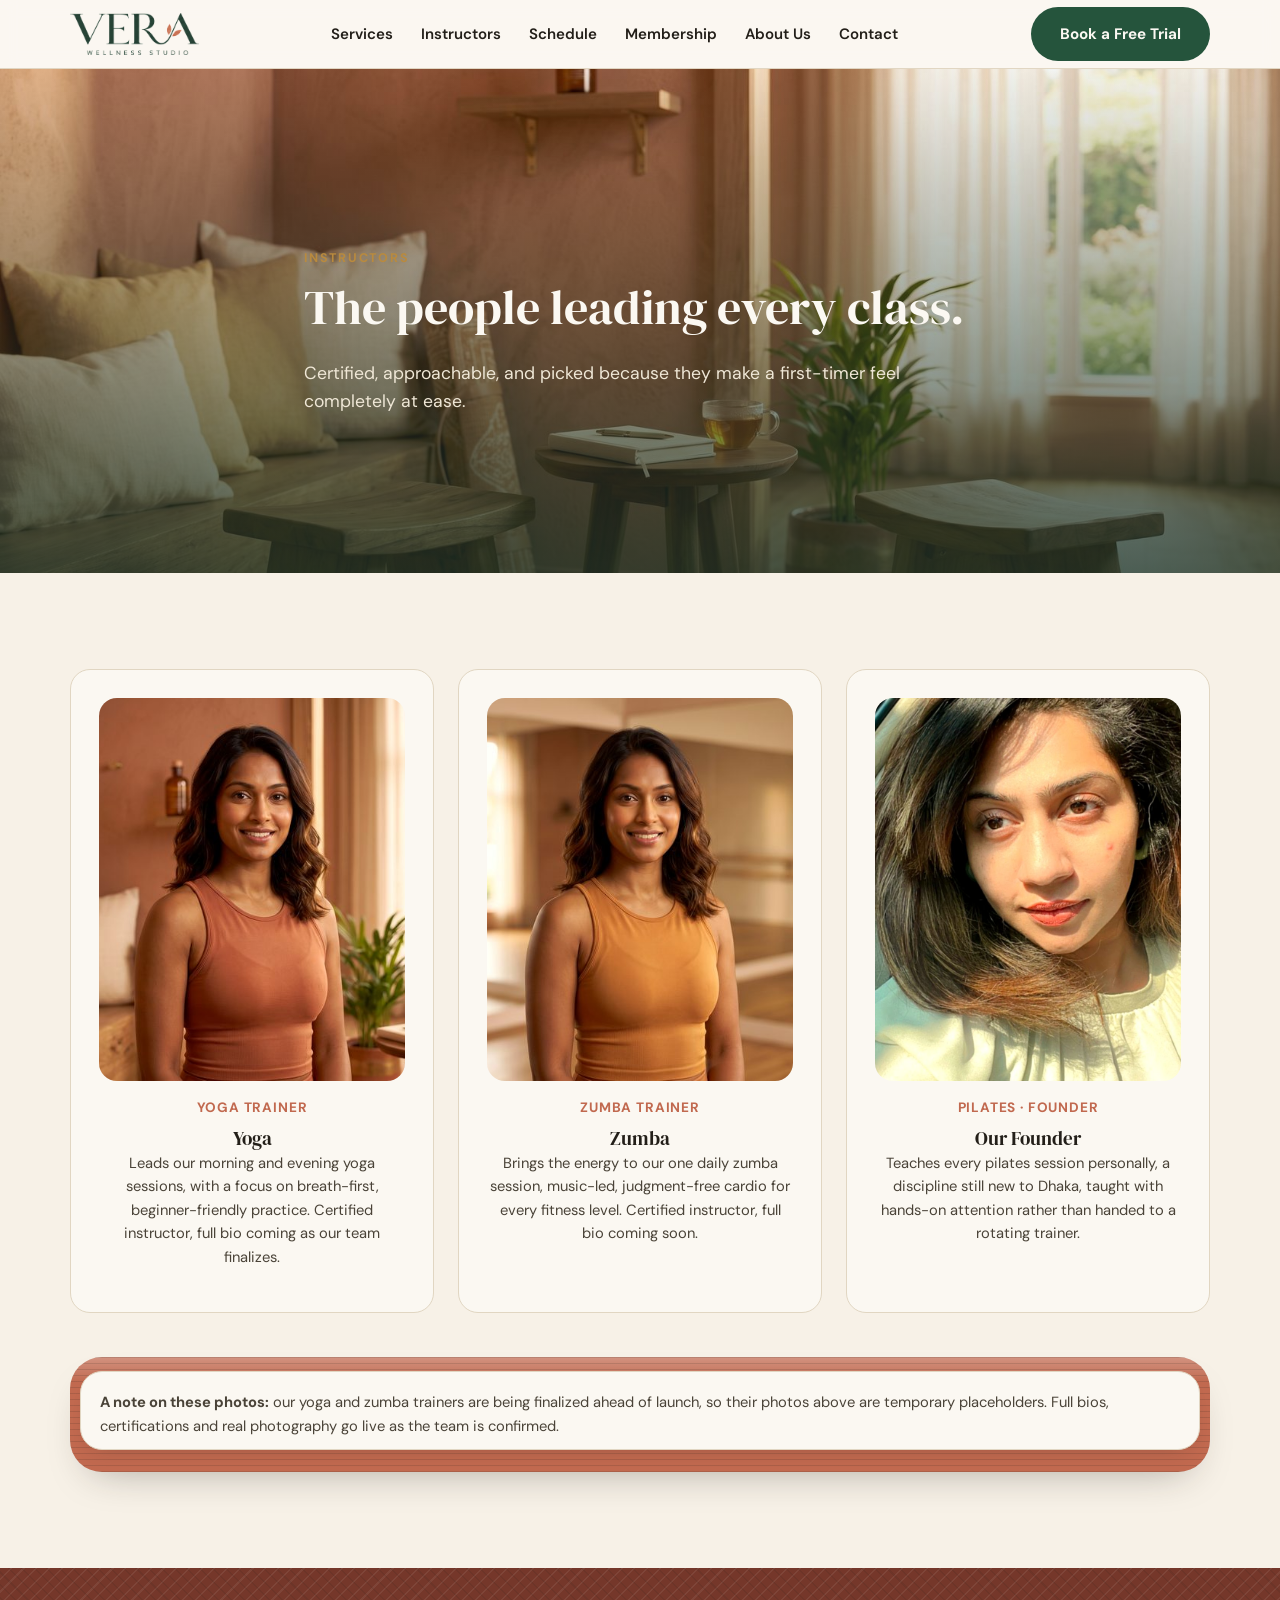
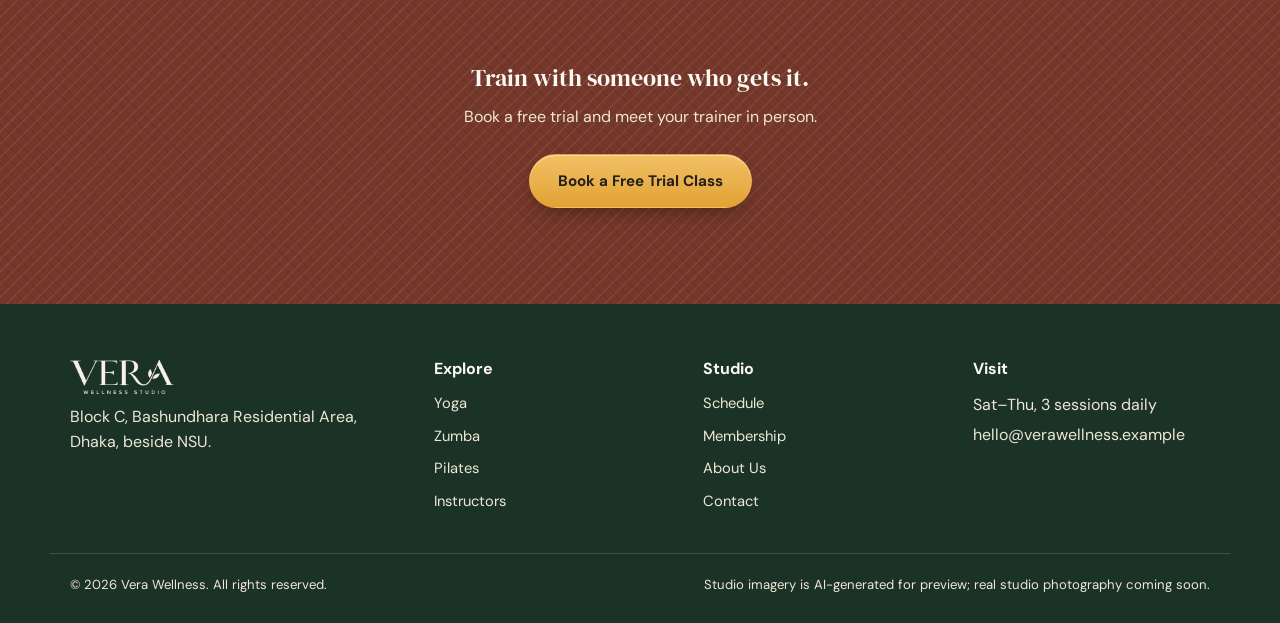
<file: instructors.html>
<!doctype html>
<html lang="en">
<head>
<meta charset="UTF-8">
<meta name="viewport" content="width=device-width, initial-scale=1">
<title>Instructors · Vera Wellness</title>
<meta name="description" content="Meet the certified trainers behind Vera Wellness's yoga, zumba and pilates classes in Bashundhara.">
<link rel="preconnect" href="https://fonts.googleapis.com">
<link href="https://fonts.googleapis.com/css2?family=DM+Serif+Display&family=DM+Sans:wght@400;600;700&display=swap" rel="stylesheet">
<link rel="stylesheet" href="assets/css/style.css">
</head>
<body>

<header class="site-nav">
  <div class="container nav-inner">
    <a href="index.html" class="brand"><img src="assets/img/logo.png" alt="Vera Wellness Studio" class="brand-logo"></a>
    <nav class="nav-links">
      <div class="has-dropdown">
        <a href="index.html#services">Services</a>
        <div class="dropdown">
          <a href="services/yoga.html">Yoga</a>
          <a href="services/zumba.html">Zumba</a>
          <a href="services/pilates.html">Pilates</a>
        </div>
      </div>
      <a href="instructors.html">Instructors</a>
      <a href="schedule.html">Schedule</a>
      <a href="membership.html">Membership</a>
      <a href="about.html">About Us</a>
      <a href="contact.html">Contact</a>
    </nav>
    <a href="contact.html" class="btn btn-primary nav-cta">Book a Free Trial</a>
    <button class="menu-toggle" aria-label="Menu" aria-expanded="false"><span></span></button>
  </div>
  <div class="mobile-panel">
    <a href="index.html#services" class="mobile-services-toggle">Services ▾</a>
    <div class="mobile-sub">
      <a href="services/yoga.html">› Yoga</a>
      <a href="services/zumba.html">› Zumba</a>
      <a href="services/pilates.html">› Pilates</a>
    </div>
    <a href="instructors.html">Instructors</a>
    <a href="schedule.html">Schedule</a>
    <a href="membership.html">Membership</a>
    <a href="about.html">About Us</a>
    <a href="contact.html">Contact</a>
    <a href="contact.html" class="btn btn-primary">Book a Free Trial</a>
  </div>
</header>

<section class="page-hero">
  <img src="assets/img/instructors_env.jpg" alt="A quiet corner of the Vera Wellness studio" class="reveal-img">
  <div class="container page-hero-content">
    <span class="eyebrow" style="color:var(--gold)">Instructors</span>
    <h1 class="reveal-left">The people leading every class.</h1>
    <p class="lead">Certified, approachable, and picked because they make a first-timer feel completely at ease.</p>
  </div>
</section>

<section>
  <div class="container">
    <div class="grid grid-3">

      <div class="card instructor-card reveal">
        <div class="frame"><img src="assets/img/instructor_yoga.jpg" alt="Vera Wellness yoga instructor" class="reveal-img"></div>
        <span class="instructor-role">Yoga Trainer</span>
        <h3>Yoga</h3>
        <p style="font-size:.92rem;">Leads our morning and evening yoga sessions, with a focus on breath-first, beginner-friendly practice. Certified instructor, full bio coming as our team finalizes.</p>
      </div>

      <div class="card instructor-card reveal">
        <div class="frame"><img src="assets/img/instructor_zumba.jpg" alt="Vera Wellness zumba instructor" class="reveal-img"></div>
        <span class="instructor-role">Zumba Trainer</span>
        <h3>Zumba</h3>
        <p style="font-size:.92rem;">Brings the energy to our one daily zumba session, music-led, judgment-free cardio for every fitness level. Certified instructor, full bio coming soon.</p>
      </div>

      <div class="card instructor-card reveal">
        <div class="frame"><img src="assets/img/instructor_pilates.jpg" alt="Vera Wellness founder, who teaches pilates personally" class="reveal-img"></div>
        <span class="instructor-role">Pilates · Founder</span>
        <h3>Our Founder</h3>
        <p style="font-size:.92rem;">Teaches every pilates session personally, a discipline still new to Dhaka, taught with hands-on attention rather than handed to a rotating trainer.</p>
      </div>

    </div>

    <div class="mat-box reveal" style="margin-top:44px;">
      <p style="margin:0;font-size:.92rem;"><strong>A note on these photos:</strong> our yoga and zumba trainers are being finalized ahead of launch, so their photos above are temporary placeholders. Full bios, certifications and real photography go live as the team is confirmed.</p>
    </div>
  </div>
</section>

<section class="cta-band">
  <div class="container reveal">
    <h2 class="reveal-left">Train with someone who gets it.</h2>
    <p style="max-width:48ch;margin:0 auto 24px;">Book a free trial and meet your trainer in person.</p>
    <a href="contact.html" class="btn btn-accent">Book a Free Trial Class</a>
  </div>
</section>

<footer class="site-footer">
  <div class="container footer-grid">
    <div>
      <img src="assets/img/logo-light.png" alt="Vera Wellness Studio" class="footer-logo">
      <p>Block C, Bashundhara Residential Area, Dhaka, beside NSU.</p>
    </div>
    <div>
      <h4>Explore</h4>
      <ul class="footer-links">
        <li><a href="services/yoga.html">Yoga</a></li>
        <li><a href="services/zumba.html">Zumba</a></li>
        <li><a href="services/pilates.html">Pilates</a></li>
        <li><a href="instructors.html">Instructors</a></li>
      </ul>
    </div>
    <div>
      <h4>Studio</h4>
      <ul class="footer-links">
        <li><a href="schedule.html">Schedule</a></li>
        <li><a href="membership.html">Membership</a></li>
        <li><a href="about.html">About Us</a></li>
        <li><a href="contact.html">Contact</a></li>
      </ul>
    </div>
    <div>
      <h4>Visit</h4>
      <p style="margin-bottom:4px;">Sat–Thu, 3 sessions daily</p>
      <p>hello@verawellness.example</p>
    </div>
  </div>
  <div class="container footer-bottom">
    <span>© 2026 Vera Wellness. All rights reserved.</span>
    <span>Studio imagery is AI-generated for preview; real studio photography coming soon.</span>
  </div>
</footer>

<script src="assets/js/main.js"></script>
</body>
</html>
</file>
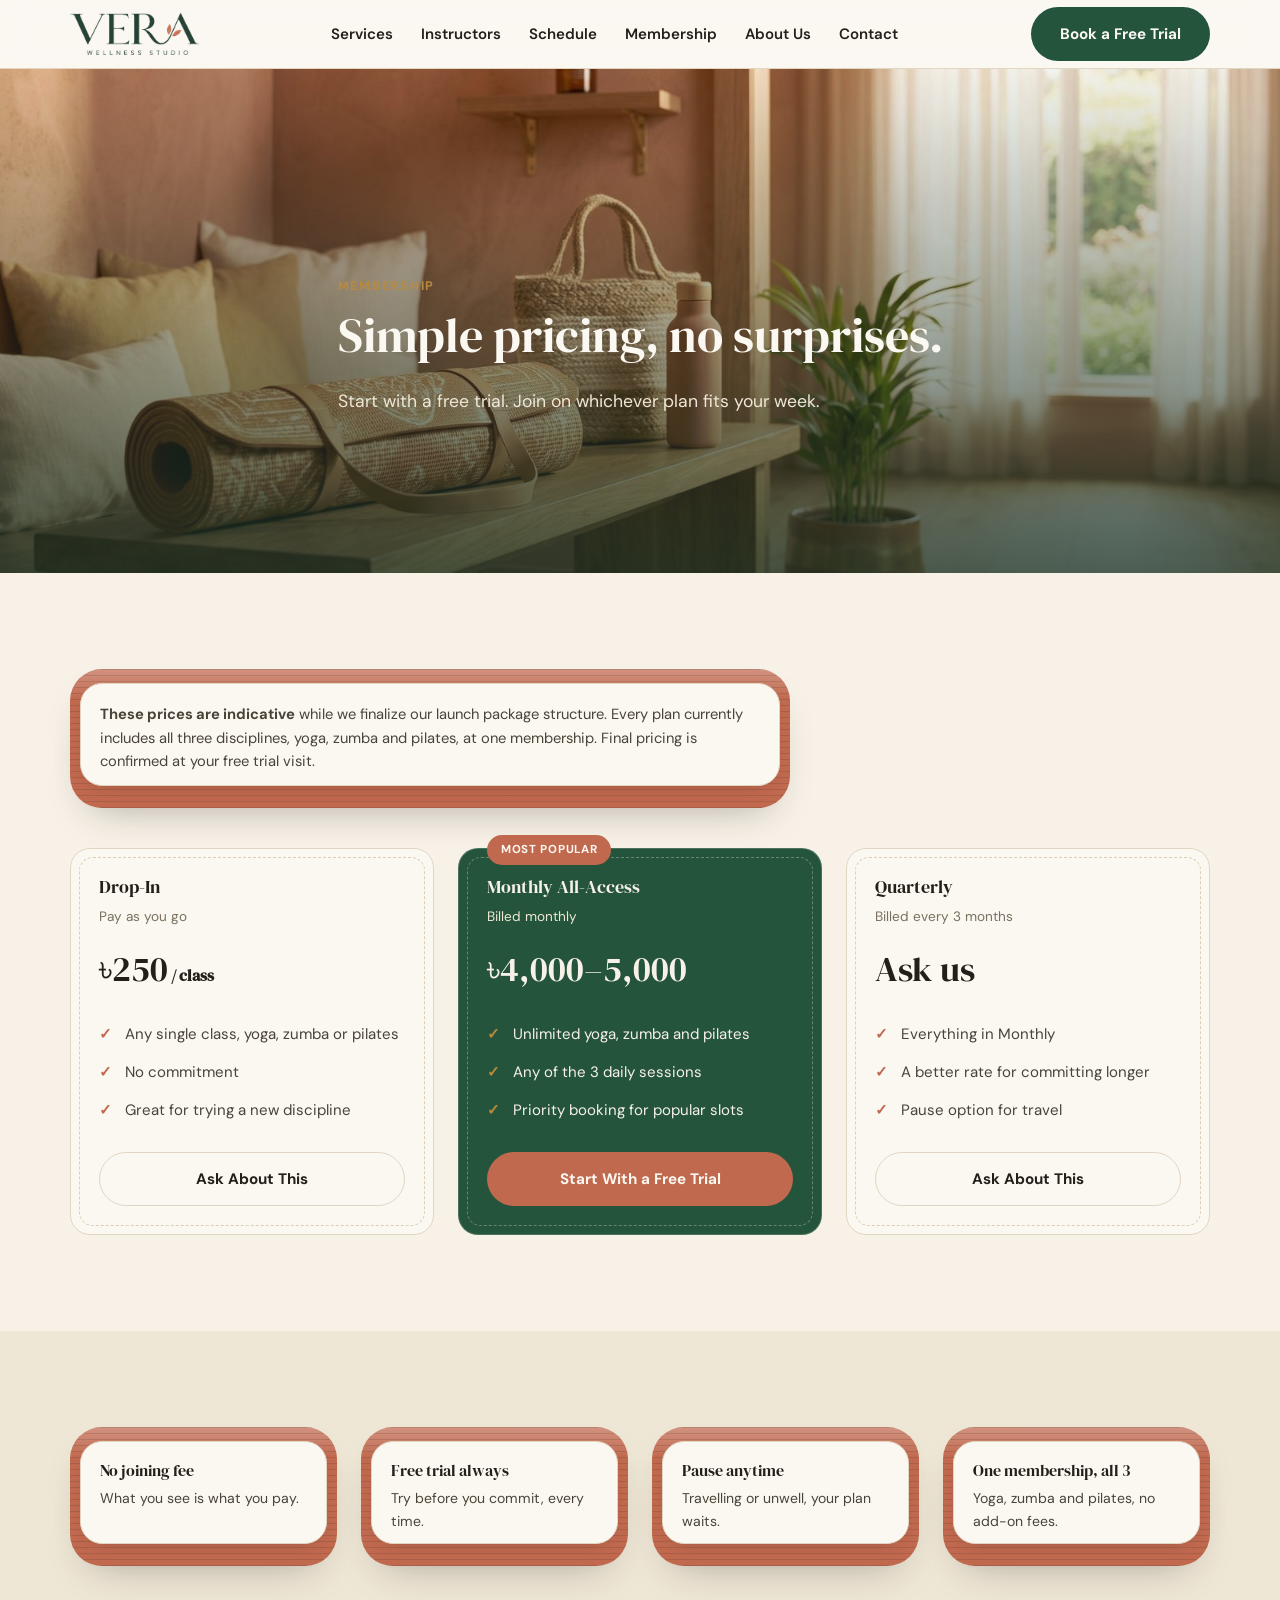
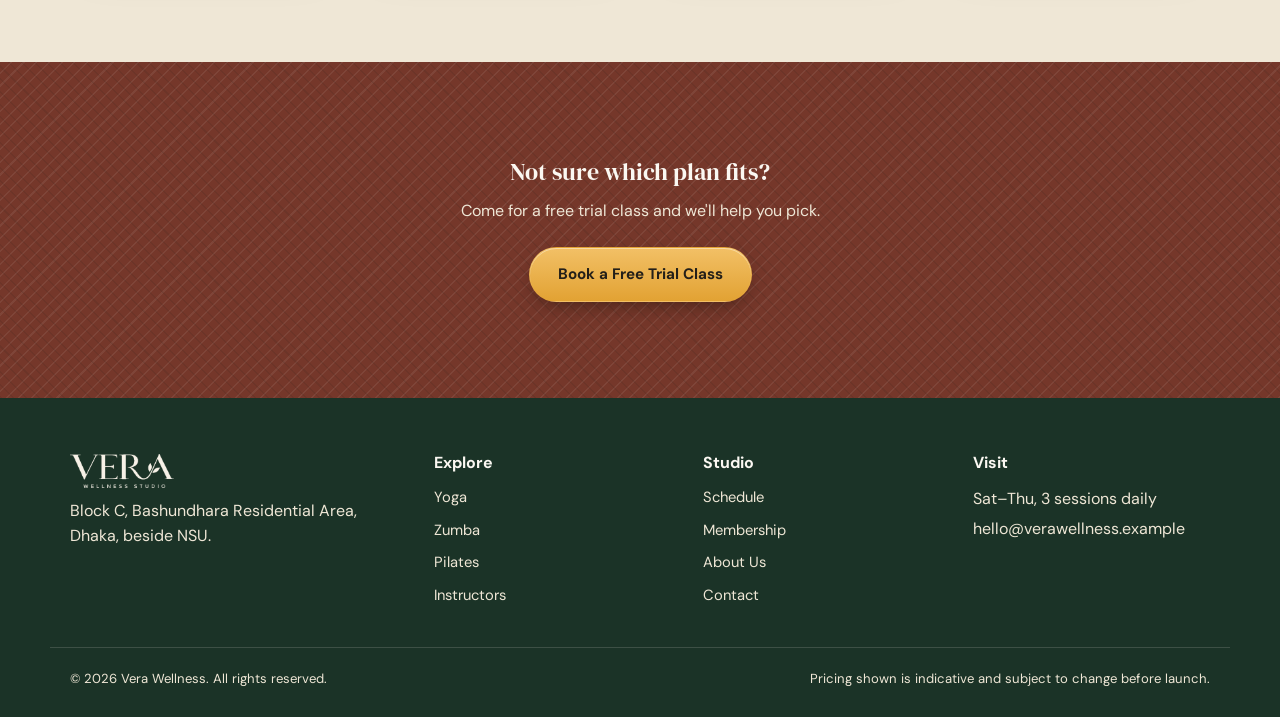
<file: membership.html>
<!doctype html>
<html lang="en">
<head>
<meta charset="UTF-8">
<meta name="viewport" content="width=device-width, initial-scale=1">
<title>Membership · Vera Wellness</title>
<meta name="description" content="Membership options at Vera Wellness, a yoga, zumba and pilates studio in Bashundhara, Dhaka.">
<link rel="preconnect" href="https://fonts.googleapis.com">
<link href="https://fonts.googleapis.com/css2?family=DM+Serif+Display&family=DM+Sans:wght@400;600;700&display=swap" rel="stylesheet">
<link rel="stylesheet" href="assets/css/style.css">
</head>
<body>

<header class="site-nav">
  <div class="container nav-inner">
    <a href="index.html" class="brand"><img src="assets/img/logo.png" alt="Vera Wellness Studio" class="brand-logo"></a>
    <nav class="nav-links">
      <div class="has-dropdown">
        <a href="index.html#services">Services</a>
        <div class="dropdown">
          <a href="services/yoga.html">Yoga</a>
          <a href="services/zumba.html">Zumba</a>
          <a href="services/pilates.html">Pilates</a>
        </div>
      </div>
      <a href="instructors.html">Instructors</a>
      <a href="schedule.html">Schedule</a>
      <a href="membership.html">Membership</a>
      <a href="about.html">About Us</a>
      <a href="contact.html">Contact</a>
    </nav>
    <a href="contact.html" class="btn btn-primary nav-cta">Book a Free Trial</a>
    <button class="menu-toggle" aria-label="Menu" aria-expanded="false"><span></span></button>
  </div>
  <div class="mobile-panel">
    <a href="index.html#services" class="mobile-services-toggle">Services ▾</a>
    <div class="mobile-sub">
      <a href="services/yoga.html">› Yoga</a>
      <a href="services/zumba.html">› Zumba</a>
      <a href="services/pilates.html">› Pilates</a>
    </div>
    <a href="instructors.html">Instructors</a>
    <a href="schedule.html">Schedule</a>
    <a href="membership.html">Membership</a>
    <a href="about.html">About Us</a>
    <a href="contact.html">Contact</a>
    <a href="contact.html" class="btn btn-primary">Book a Free Trial</a>
  </div>
</header>

<section class="page-hero">
  <img src="assets/img/membership_hero.jpg" alt="A yoga mat and essentials packed for a Vera Wellness class" class="reveal-img">
  <div class="container page-hero-content">
    <span class="eyebrow" style="color:var(--gold)">Membership</span>
    <h1 class="reveal-left">Simple pricing, no surprises.</h1>
    <p class="lead">Start with a free trial. Join on whichever plan fits your week.</p>
  </div>
</section>

<section>
  <div class="container">
    <div class="mat-box reveal" style="margin-bottom:40px;max-width:720px;">
      <p style="margin:0;font-size:.92rem;"><strong>These prices are indicative</strong> while we finalize our launch package structure. Every plan currently includes all three disciplines, yoga, zumba and pilates, at one membership. Final pricing is confirmed at your free trial visit.</p>
    </div>

    <div class="grid grid-3">
      <div class="card price-card mat-edge reveal">
        <h3 style="font-size:1.1rem;">Drop-In</h3>
        <p class="price-note">Pay as you go</p>
        <div class="price-tag">৳250<span style="font-size:1rem;font-weight:600;"> / class</span></div>
        <ul>
          <li>Any single class, yoga, zumba or pilates</li>
          <li>No commitment</li>
          <li>Great for trying a new discipline</li>
        </ul>
        <a href="contact.html" class="btn btn-outline" style="width:100%;">Ask About This</a>
      </div>

      <div class="card price-card featured mat-edge reveal">
        <span class="price-badge">Most popular</span>
        <h3 style="font-size:1.1rem;">Monthly All-Access</h3>
        <p class="price-note">Billed monthly</p>
        <div class="price-tag">৳4,000–5,000</div>
        <ul>
          <li>Unlimited yoga, zumba and pilates</li>
          <li>Any of the 3 daily sessions</li>
          <li>Priority booking for popular slots</li>
        </ul>
        <a href="contact.html" class="btn btn-accent" style="width:100%;">Start With a Free Trial</a>
      </div>

      <div class="card price-card mat-edge reveal">
        <h3 style="font-size:1.1rem;">Quarterly</h3>
        <p class="price-note">Billed every 3 months</p>
        <div class="price-tag">Ask us</div>
        <ul>
          <li>Everything in Monthly</li>
          <li>A better rate for committing longer</li>
          <li>Pause option for travel</li>
        </ul>
        <a href="contact.html" class="btn btn-outline" style="width:100%;">Ask About This</a>
      </div>
    </div>
  </div>
</section>

<section class="proof-strip">
  <div class="container">
    <div class="grid grid-4">
      <div class="mat-box reveal"><h3 style="font-size:1rem;">No joining fee</h3><p style="margin:0;font-size:.88rem;">What you see is what you pay.</p></div>
      <div class="mat-box reveal"><h3 style="font-size:1rem;">Free trial always</h3><p style="margin:0;font-size:.88rem;">Try before you commit, every time.</p></div>
      <div class="mat-box reveal"><h3 style="font-size:1rem;">Pause anytime</h3><p style="margin:0;font-size:.88rem;">Travelling or unwell, your plan waits.</p></div>
      <div class="mat-box reveal"><h3 style="font-size:1rem;">One membership, all 3</h3><p style="margin:0;font-size:.88rem;">Yoga, zumba and pilates, no add-on fees.</p></div>
    </div>
  </div>
</section>

<section class="cta-band">
  <div class="container reveal">
    <h2 class="reveal-left">Not sure which plan fits?</h2>
    <p style="max-width:48ch;margin:0 auto 24px;">Come for a free trial class and we'll help you pick.</p>
    <a href="contact.html" class="btn btn-accent">Book a Free Trial Class</a>
  </div>
</section>

<footer class="site-footer">
  <div class="container footer-grid">
    <div>
      <img src="assets/img/logo-light.png" alt="Vera Wellness Studio" class="footer-logo">
      <p>Block C, Bashundhara Residential Area, Dhaka, beside NSU.</p>
    </div>
    <div>
      <h4>Explore</h4>
      <ul class="footer-links">
        <li><a href="services/yoga.html">Yoga</a></li>
        <li><a href="services/zumba.html">Zumba</a></li>
        <li><a href="services/pilates.html">Pilates</a></li>
        <li><a href="instructors.html">Instructors</a></li>
      </ul>
    </div>
    <div>
      <h4>Studio</h4>
      <ul class="footer-links">
        <li><a href="schedule.html">Schedule</a></li>
        <li><a href="membership.html">Membership</a></li>
        <li><a href="about.html">About Us</a></li>
        <li><a href="contact.html">Contact</a></li>
      </ul>
    </div>
    <div>
      <h4>Visit</h4>
      <p style="margin-bottom:4px;">Sat–Thu, 3 sessions daily</p>
      <p>hello@verawellness.example</p>
    </div>
  </div>
  <div class="container footer-bottom">
    <span>© 2026 Vera Wellness. All rights reserved.</span>
    <span>Pricing shown is indicative and subject to change before launch.</span>
  </div>
</footer>

<script src="assets/js/main.js"></script>
</body>
</html>
</file>
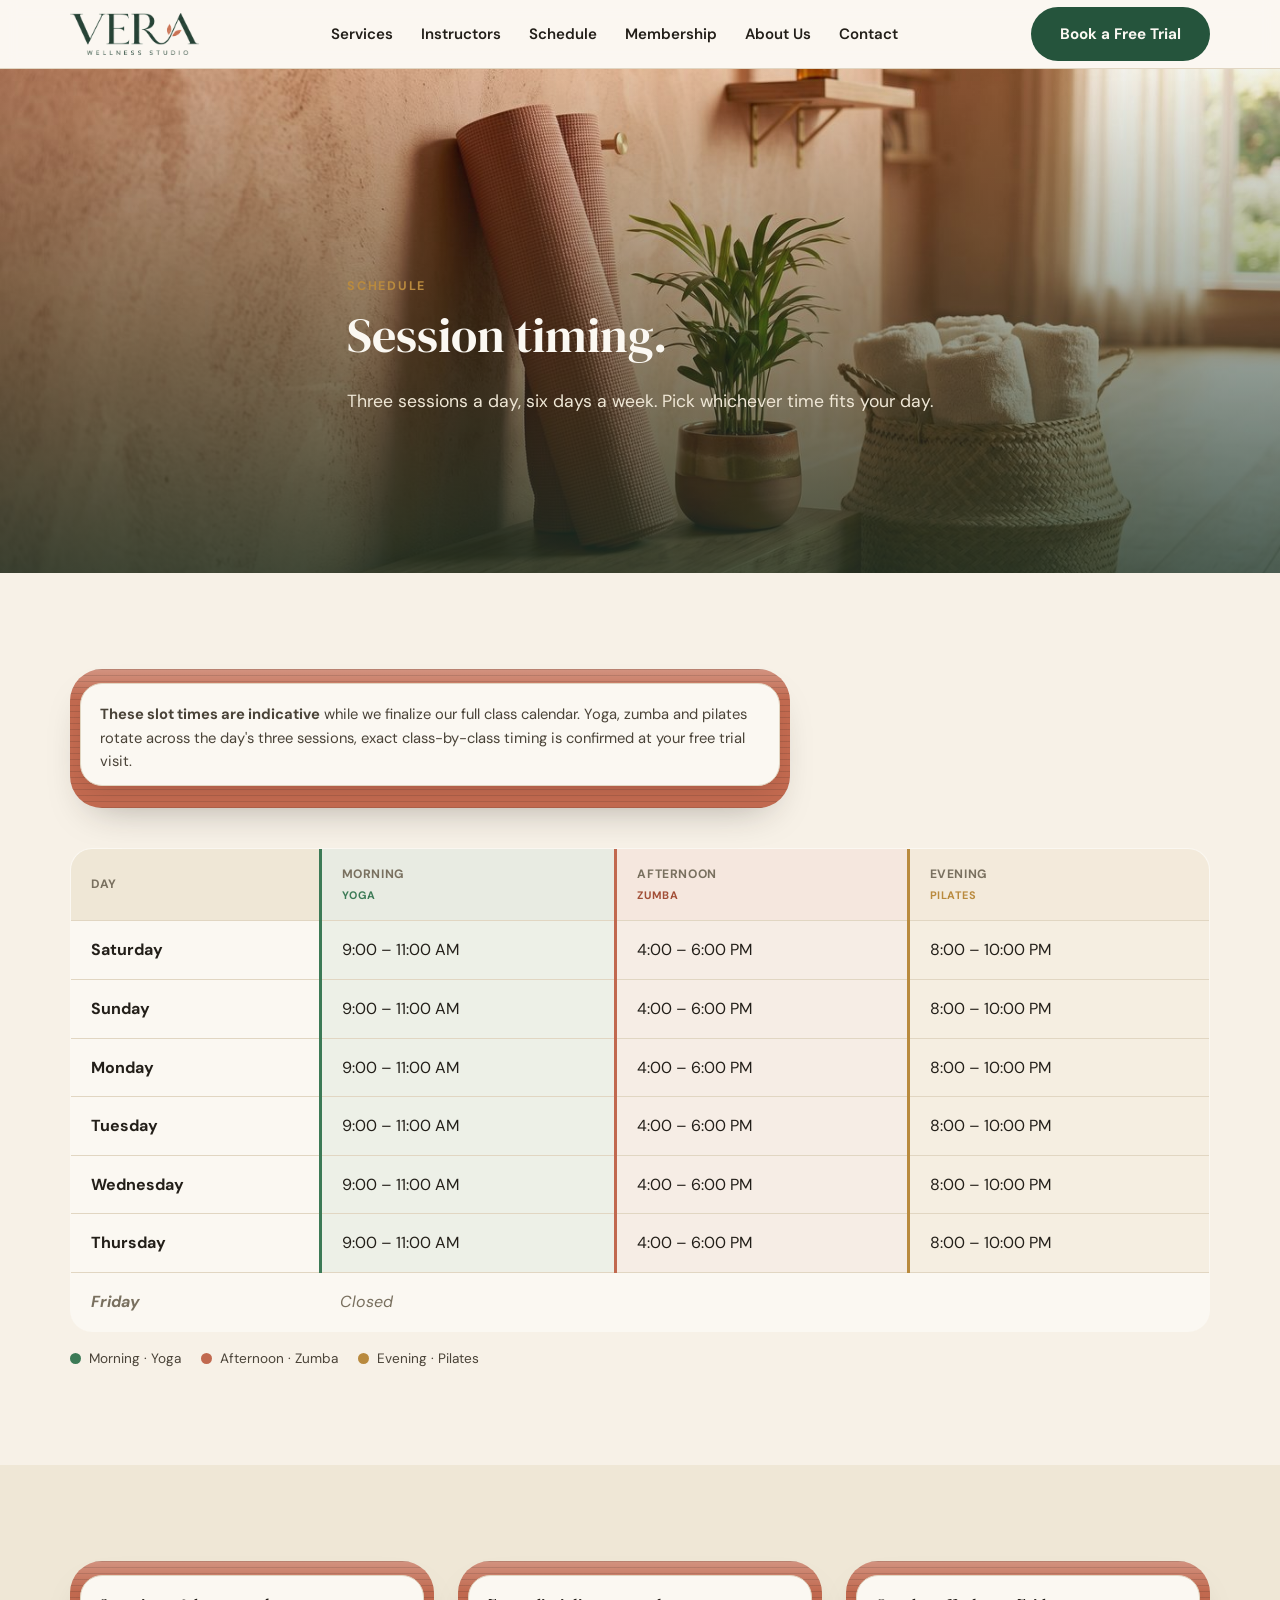
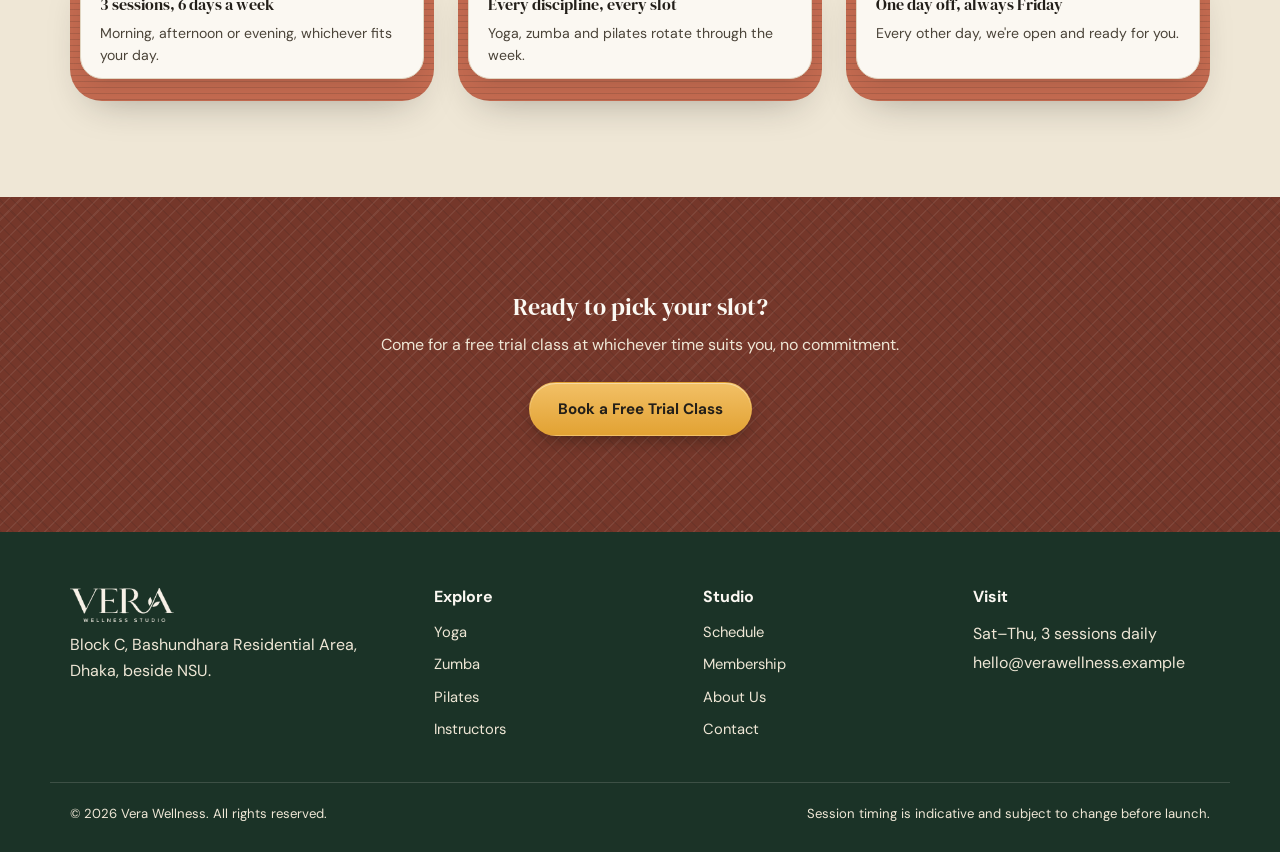
<file: schedule.html>
<!doctype html>
<html lang="en">
<head>
<meta charset="UTF-8">
<meta name="viewport" content="width=device-width, initial-scale=1">
<title>Session Timing · Vera Wellness</title>
<meta name="description" content="Weekly session timing at Vera Wellness, a yoga, zumba and pilates studio in Bashundhara, Dhaka. Three sessions a day, six days a week.">
<link rel="preconnect" href="https://fonts.googleapis.com">
<link href="https://fonts.googleapis.com/css2?family=DM+Serif+Display&family=DM+Sans:wght@400;600;700&display=swap" rel="stylesheet">
<link rel="stylesheet" href="assets/css/style.css">
</head>
<body>

<header class="site-nav">
  <div class="container nav-inner">
    <a href="index.html" class="brand"><img src="assets/img/logo.png" alt="Vera Wellness Studio" class="brand-logo"></a>
    <nav class="nav-links">
      <div class="has-dropdown">
        <a href="index.html#services">Services</a>
        <div class="dropdown">
          <a href="services/yoga.html">Yoga</a>
          <a href="services/zumba.html">Zumba</a>
          <a href="services/pilates.html">Pilates</a>
        </div>
      </div>
      <a href="instructors.html">Instructors</a>
      <a href="schedule.html">Schedule</a>
      <a href="membership.html">Membership</a>
      <a href="about.html">About Us</a>
      <a href="contact.html">Contact</a>
    </nav>
    <a href="contact.html" class="btn btn-primary nav-cta">Book a Free Trial</a>
    <button class="menu-toggle" aria-label="Menu" aria-expanded="false"><span></span></button>
  </div>
  <div class="mobile-panel">
    <a href="index.html#services" class="mobile-services-toggle">Services ▾</a>
    <div class="mobile-sub">
      <a href="services/yoga.html">› Yoga</a>
      <a href="services/zumba.html">› Zumba</a>
      <a href="services/pilates.html">› Pilates</a>
    </div>
    <a href="instructors.html">Instructors</a>
    <a href="schedule.html">Schedule</a>
    <a href="membership.html">Membership</a>
    <a href="about.html">About Us</a>
    <a href="contact.html">Contact</a>
    <a href="contact.html" class="btn btn-primary">Book a Free Trial</a>
  </div>
</header>

<section class="page-hero">
  <img src="assets/img/about_detail.jpg" alt="A mat and props laid out ahead of a session at Vera Wellness" class="reveal-img">
  <div class="container page-hero-content">
    <span class="eyebrow" style="color:var(--gold)">Schedule</span>
    <h1 class="reveal-left">Session timing.</h1>
    <p class="lead">Three sessions a day, six days a week. Pick whichever time fits your day.</p>
  </div>
</section>

<section>
  <div class="container">
    <div class="mat-box reveal" style="margin-bottom:40px;max-width:720px;">
      <p style="margin:0;font-size:.92rem;"><strong>These slot times are indicative</strong> while we finalize our full class calendar. Yoga, zumba and pilates rotate across the day's three sessions, exact class-by-class timing is confirmed at your free trial visit.</p>
    </div>

    <div class="reveal" style="overflow-x:auto;">
      <table class="schedule-table">
        <thead>
          <tr>
            <th>Day</th>
            <th class="slot-yoga">Morning<span class="slot-label">Yoga</span></th>
            <th class="slot-zumba">Afternoon<span class="slot-label">Zumba</span></th>
            <th class="slot-pilates">Evening<span class="slot-label">Pilates</span></th>
          </tr>
        </thead>
        <tbody>
          <tr>
            <td>Saturday</td>
            <td class="slot-yoga">9:00 – 11:00 AM</td>
            <td class="slot-zumba">4:00 – 6:00 PM</td>
            <td class="slot-pilates">8:00 – 10:00 PM</td>
          </tr>
          <tr>
            <td>Sunday</td>
            <td class="slot-yoga">9:00 – 11:00 AM</td>
            <td class="slot-zumba">4:00 – 6:00 PM</td>
            <td class="slot-pilates">8:00 – 10:00 PM</td>
          </tr>
          <tr>
            <td>Monday</td>
            <td class="slot-yoga">9:00 – 11:00 AM</td>
            <td class="slot-zumba">4:00 – 6:00 PM</td>
            <td class="slot-pilates">8:00 – 10:00 PM</td>
          </tr>
          <tr>
            <td>Tuesday</td>
            <td class="slot-yoga">9:00 – 11:00 AM</td>
            <td class="slot-zumba">4:00 – 6:00 PM</td>
            <td class="slot-pilates">8:00 – 10:00 PM</td>
          </tr>
          <tr>
            <td>Wednesday</td>
            <td class="slot-yoga">9:00 – 11:00 AM</td>
            <td class="slot-zumba">4:00 – 6:00 PM</td>
            <td class="slot-pilates">8:00 – 10:00 PM</td>
          </tr>
          <tr>
            <td>Thursday</td>
            <td class="slot-yoga">9:00 – 11:00 AM</td>
            <td class="slot-zumba">4:00 – 6:00 PM</td>
            <td class="slot-pilates">8:00 – 10:00 PM</td>
          </tr>
          <tr class="closed">
            <td>Friday</td>
            <td colspan="3">Closed</td>
          </tr>
        </tbody>
      </table>
      <div class="slot-legend">
        <span class="slot-legend-item"><span class="slot-legend-dot slot-yoga"></span>Morning · Yoga</span>
        <span class="slot-legend-item"><span class="slot-legend-dot slot-zumba"></span>Afternoon · Zumba</span>
        <span class="slot-legend-item"><span class="slot-legend-dot slot-pilates"></span>Evening · Pilates</span>
      </div>
    </div>
  </div>
</section>

<section class="proof-strip">
  <div class="container">
    <div class="grid grid-3">
      <div class="mat-box reveal"><h3 style="font-size:1rem;">3 sessions, 6 days a week</h3><p style="margin:0;font-size:.88rem;">Morning, afternoon or evening, whichever fits your day.</p></div>
      <div class="mat-box reveal"><h3 style="font-size:1rem;">Every discipline, every slot</h3><p style="margin:0;font-size:.88rem;">Yoga, zumba and pilates rotate through the week.</p></div>
      <div class="mat-box reveal"><h3 style="font-size:1rem;">One day off, always Friday</h3><p style="margin:0;font-size:.88rem;">Every other day, we're open and ready for you.</p></div>
    </div>
  </div>
</section>

<section class="cta-band">
  <div class="container reveal">
    <h2 class="reveal-left">Ready to pick your slot?</h2>
    <p style="max-width:48ch;margin:0 auto 24px;">Come for a free trial class at whichever time suits you, no commitment.</p>
    <a href="contact.html" class="btn btn-accent">Book a Free Trial Class</a>
  </div>
</section>

<footer class="site-footer">
  <div class="container footer-grid">
    <div>
      <img src="assets/img/logo-light.png" alt="Vera Wellness Studio" class="footer-logo">
      <p>Block C, Bashundhara Residential Area, Dhaka, beside NSU.</p>
    </div>
    <div>
      <h4>Explore</h4>
      <ul class="footer-links">
        <li><a href="services/yoga.html">Yoga</a></li>
        <li><a href="services/zumba.html">Zumba</a></li>
        <li><a href="services/pilates.html">Pilates</a></li>
        <li><a href="instructors.html">Instructors</a></li>
      </ul>
    </div>
    <div>
      <h4>Studio</h4>
      <ul class="footer-links">
        <li><a href="schedule.html">Schedule</a></li>
        <li><a href="membership.html">Membership</a></li>
        <li><a href="about.html">About Us</a></li>
        <li><a href="contact.html">Contact</a></li>
      </ul>
    </div>
    <div>
      <h4>Visit</h4>
      <p style="margin-bottom:4px;">Sat–Thu, 3 sessions daily</p>
      <p>hello@verawellness.example</p>
    </div>
  </div>
  <div class="container footer-bottom">
    <span>© 2026 Vera Wellness. All rights reserved.</span>
    <span>Session timing is indicative and subject to change before launch.</span>
  </div>
</footer>

<script src="assets/js/main.js"></script>
</body>
</html>
</file>
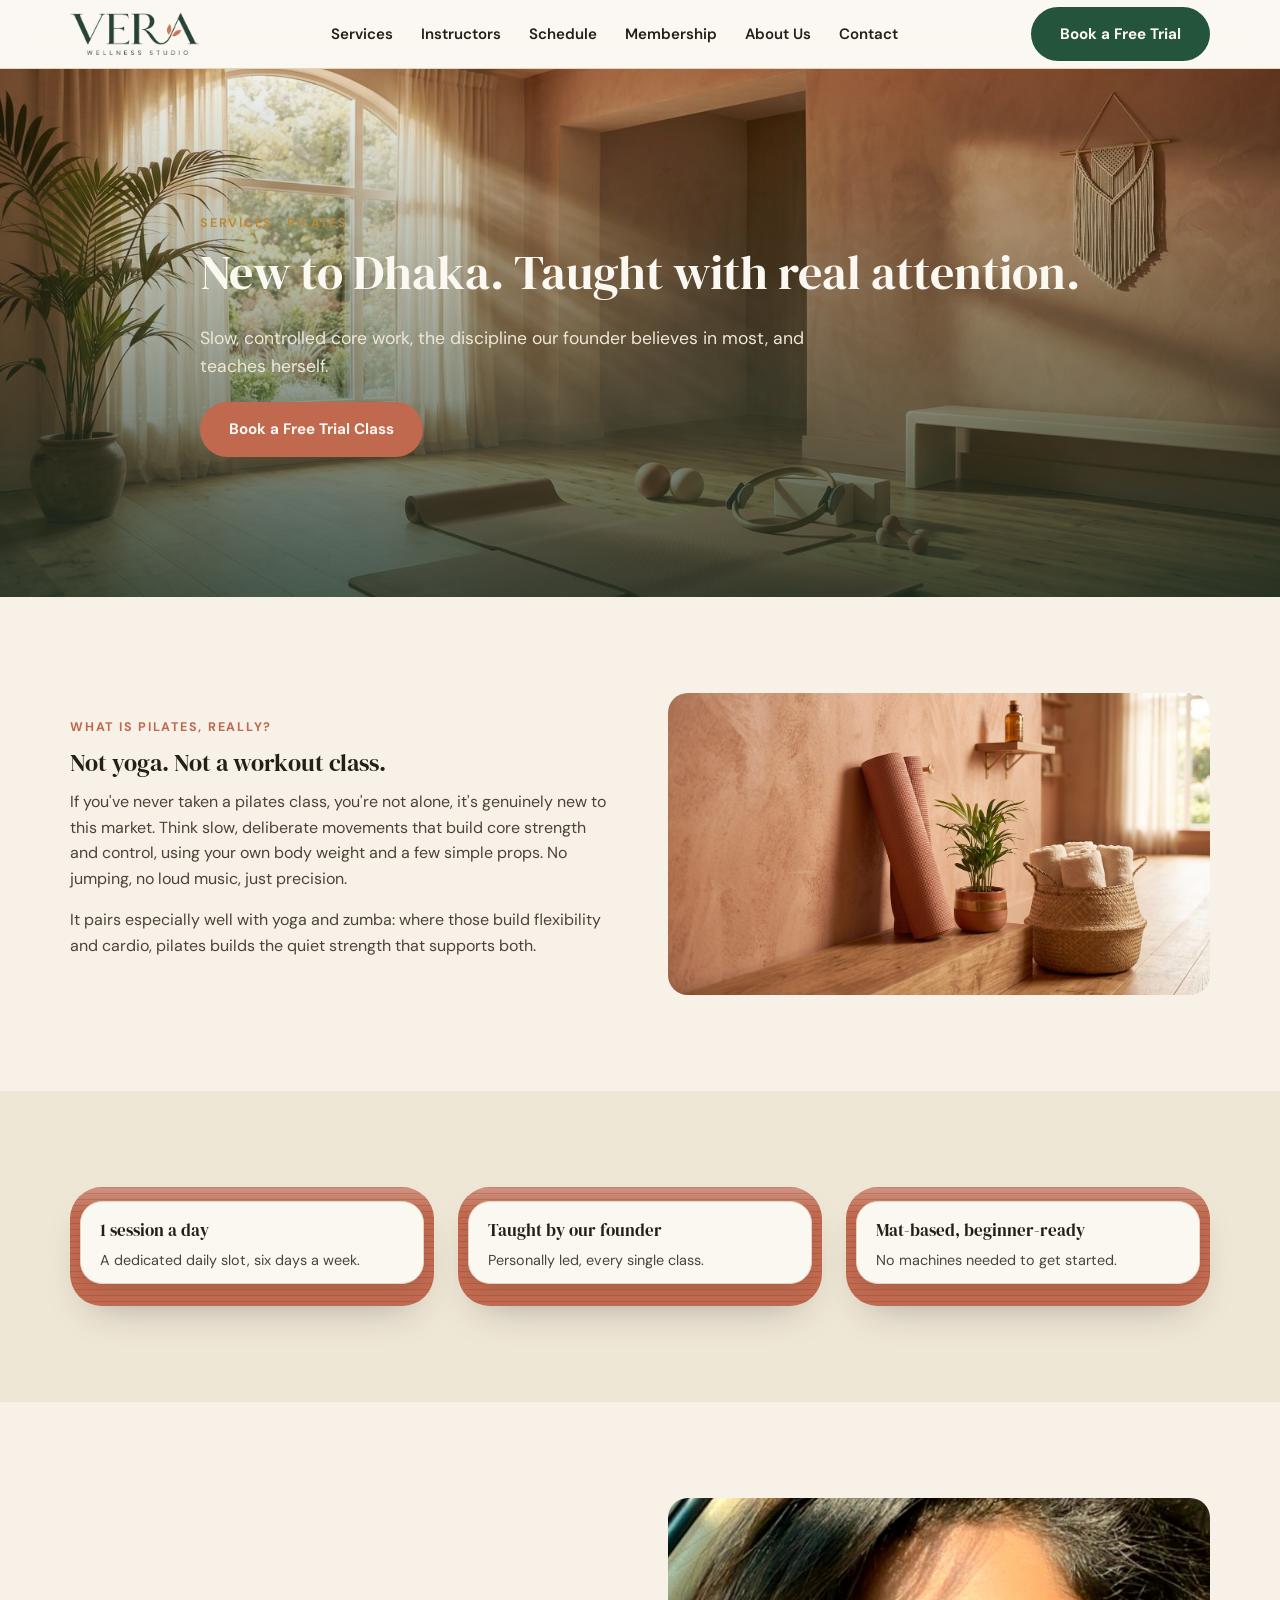
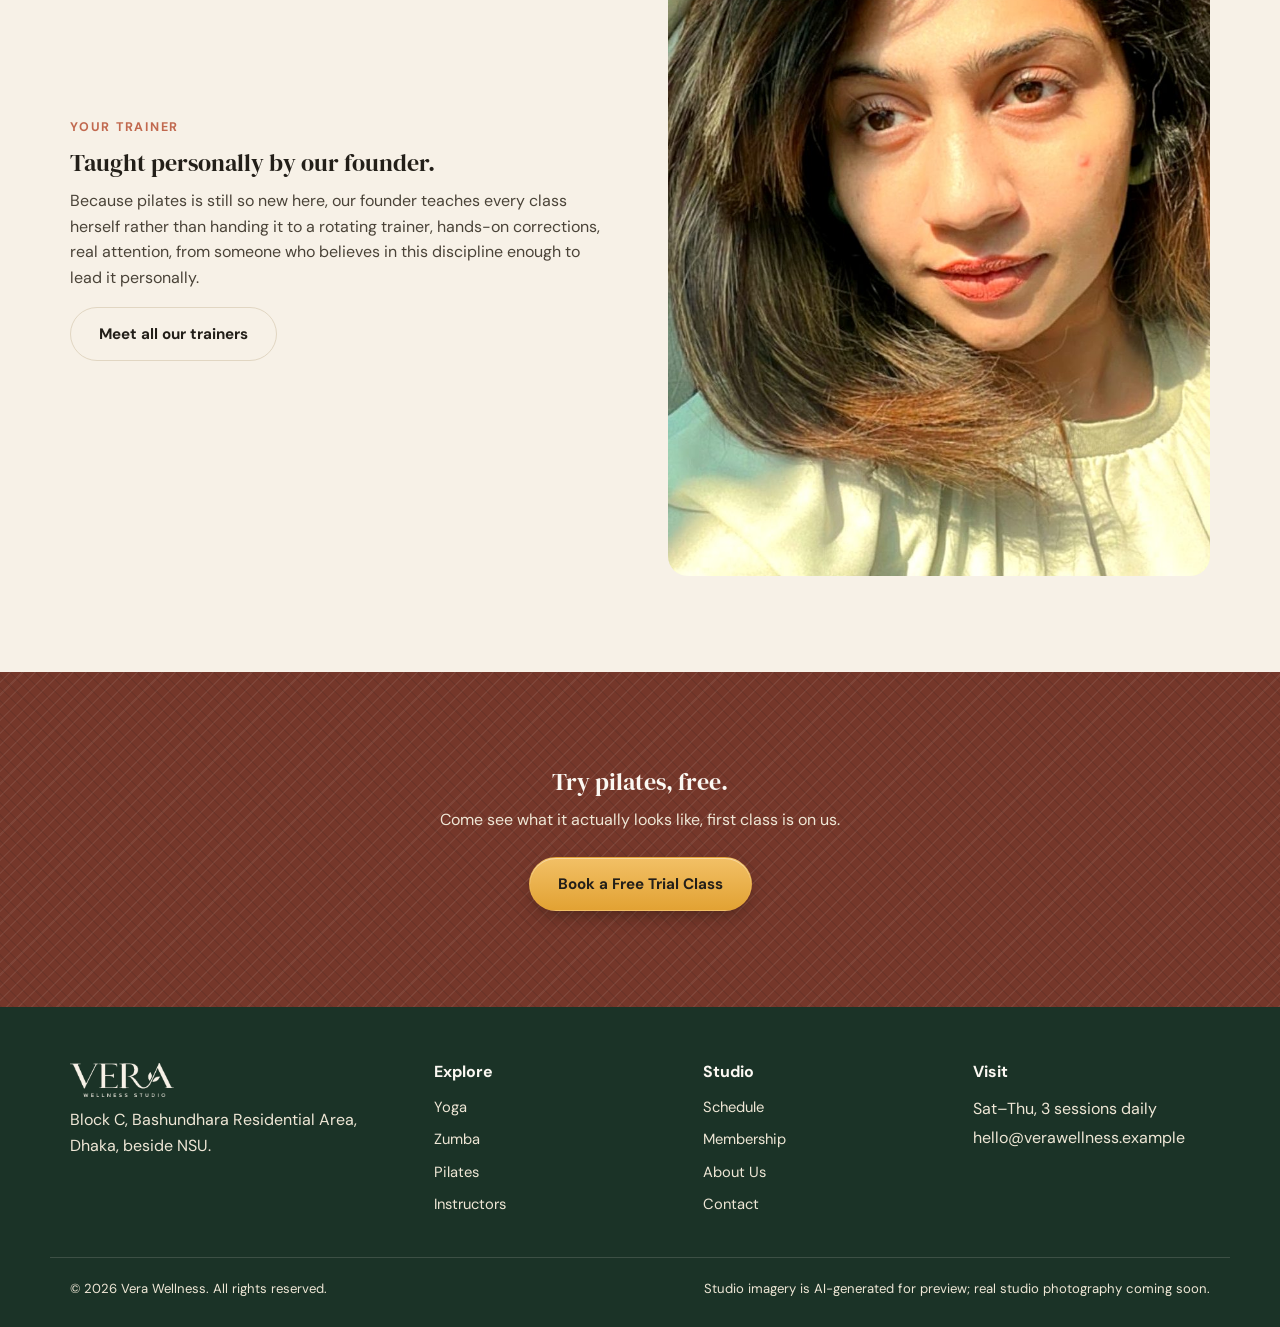
<file: services/pilates.html>
<!doctype html>
<html lang="en">
<head>
<meta charset="UTF-8">
<meta name="viewport" content="width=device-width, initial-scale=1">
<title>Pilates · Vera Wellness</title>
<meta name="description" content="Slow, precise pilates classes at Vera Wellness, Bashundhara, Dhaka, taught personally by our founder.">
<link rel="preconnect" href="https://fonts.googleapis.com">
<link href="https://fonts.googleapis.com/css2?family=DM+Serif+Display&family=DM+Sans:wght@400;600;700&display=swap" rel="stylesheet">
<link rel="stylesheet" href="../assets/css/style.css">
</head>
<body>

<header class="site-nav">
  <div class="container nav-inner">
    <a href="../index.html" class="brand"><img src="../assets/img/logo.png" alt="Vera Wellness Studio" class="brand-logo"></a>
    <nav class="nav-links">
      <div class="has-dropdown">
        <a href="#">Services</a>
        <div class="dropdown">
          <a href="yoga.html">Yoga</a>
          <a href="zumba.html">Zumba</a>
          <a href="pilates.html">Pilates</a>
        </div>
      </div>
      <a href="../instructors.html">Instructors</a>
      <a href="../schedule.html">Schedule</a>
      <a href="../membership.html">Membership</a>
      <a href="../about.html">About Us</a>
      <a href="../contact.html">Contact</a>
    </nav>
    <a href="../contact.html" class="btn btn-primary nav-cta">Book a Free Trial</a>
    <button class="menu-toggle" aria-label="Menu" aria-expanded="false"><span></span></button>
  </div>
  <div class="mobile-panel">
    <a href="#" class="mobile-services-toggle">Services ▾</a>
    <div class="mobile-sub">
      <a href="yoga.html">› Yoga</a>
      <a href="zumba.html">› Zumba</a>
      <a href="pilates.html">› Pilates</a>
    </div>
    <a href="../instructors.html">Instructors</a>
    <a href="../schedule.html">Schedule</a>
    <a href="../membership.html">Membership</a>
    <a href="../about.html">About Us</a>
    <a href="../contact.html">Contact</a>
    <a href="../contact.html" class="btn btn-primary">Book a Free Trial</a>
  </div>
</header>

<section class="page-hero">
  <img src="../assets/img/pilates_hero.jpg" alt="A minimal pilates studio corner at Vera Wellness" class="reveal-img">
  <div class="container page-hero-content">
    <span class="eyebrow" style="color:var(--gold)">Services · Pilates</span>
    <h1 class="reveal-left">New to Dhaka. Taught with real attention.</h1>
    <p class="lead">Slow, controlled core work, the discipline our founder believes in most, and teaches herself.</p>
    <div class="hero-cta-row"><a href="../contact.html" class="btn btn-accent">Book a Free Trial Class</a></div>
  </div>
</section>

<section>
  <div class="container">
    <div class="two-col reveal">
      <div>
        <span class="eyebrow">What is pilates, really?</span>
        <h2 class="reveal-left">Not yoga. Not a workout class.</h2>
        <p>If you've never taken a pilates class, you're not alone, it's genuinely new to this market. Think slow, deliberate movements that build core strength and control, using your own body weight and a few simple props. No jumping, no loud music, just precision.</p>
        <p>It pairs especially well with yoga and zumba: where those build flexibility and cardio, pilates builds the quiet strength that supports both.</p>
      </div>
      <div class="frame"><img src="../assets/img/about_detail.jpg" alt="Pilates mat and props at Vera Wellness" class="reveal-img"></div>
    </div>
  </div>
</section>

<section class="proof-strip">
  <div class="container">
    <div class="grid grid-3">
      <div class="mat-box reveal">
        <h3 style="font-size:1.05rem;">1 session a day</h3>
        <p style="margin:0;font-size:.9rem;">A dedicated daily slot, six days a week.</p>
      </div>
      <div class="mat-box reveal">
        <h3 style="font-size:1.05rem;">Taught by our founder</h3>
        <p style="margin:0;font-size:.9rem;">Personally led, every single class.</p>
      </div>
      <div class="mat-box reveal">
        <h3 style="font-size:1.05rem;">Mat-based, beginner-ready</h3>
        <p style="margin:0;font-size:.9rem;">No machines needed to get started.</p>
      </div>
    </div>
  </div>
</section>

<section>
  <div class="container">
    <div class="two-col reverse reveal">
      <div class="frame"><img src="../assets/img/instructor_pilates.jpg" alt="Vera Wellness founder, who teaches pilates personally" class="reveal-img"></div>
      <div>
        <span class="eyebrow">Your trainer</span>
        <h2 class="reveal-left">Taught personally by our founder.</h2>
        <p>Because pilates is still so new here, our founder teaches every class herself rather than handing it to a rotating trainer, hands-on corrections, real attention, from someone who believes in this discipline enough to lead it personally.</p>
        <a href="../instructors.html" class="btn btn-outline">Meet all our trainers</a>
      </div>
    </div>
  </div>
</section>

<section class="cta-band">
  <div class="container reveal">
    <h2 class="reveal-left">Try pilates, free.</h2>
    <p style="max-width:48ch;margin:0 auto 24px;">Come see what it actually looks like, first class is on us.</p>
    <a href="../contact.html" class="btn btn-accent">Book a Free Trial Class</a>
  </div>
</section>

<footer class="site-footer">
  <div class="container footer-grid">
    <div>
      <img src="../assets/img/logo-light.png" alt="Vera Wellness Studio" class="footer-logo">
      <p>Block C, Bashundhara Residential Area, Dhaka, beside NSU.</p>
    </div>
    <div>
      <h4>Explore</h4>
      <ul class="footer-links">
        <li><a href="yoga.html">Yoga</a></li>
        <li><a href="zumba.html">Zumba</a></li>
        <li><a href="pilates.html">Pilates</a></li>
        <li><a href="../instructors.html">Instructors</a></li>
      </ul>
    </div>
    <div>
      <h4>Studio</h4>
      <ul class="footer-links">
        <li><a href="../schedule.html">Schedule</a></li>
        <li><a href="../membership.html">Membership</a></li>
        <li><a href="../about.html">About Us</a></li>
        <li><a href="../contact.html">Contact</a></li>
      </ul>
    </div>
    <div>
      <h4>Visit</h4>
      <p style="margin-bottom:4px;">Sat–Thu, 3 sessions daily</p>
      <p>hello@verawellness.example</p>
    </div>
  </div>
  <div class="container footer-bottom">
    <span>© 2026 Vera Wellness. All rights reserved.</span>
    <span>Studio imagery is AI-generated for preview; real studio photography coming soon.</span>
  </div>
</footer>

<script src="../assets/js/main.js"></script>
</body>
</html>
</file>
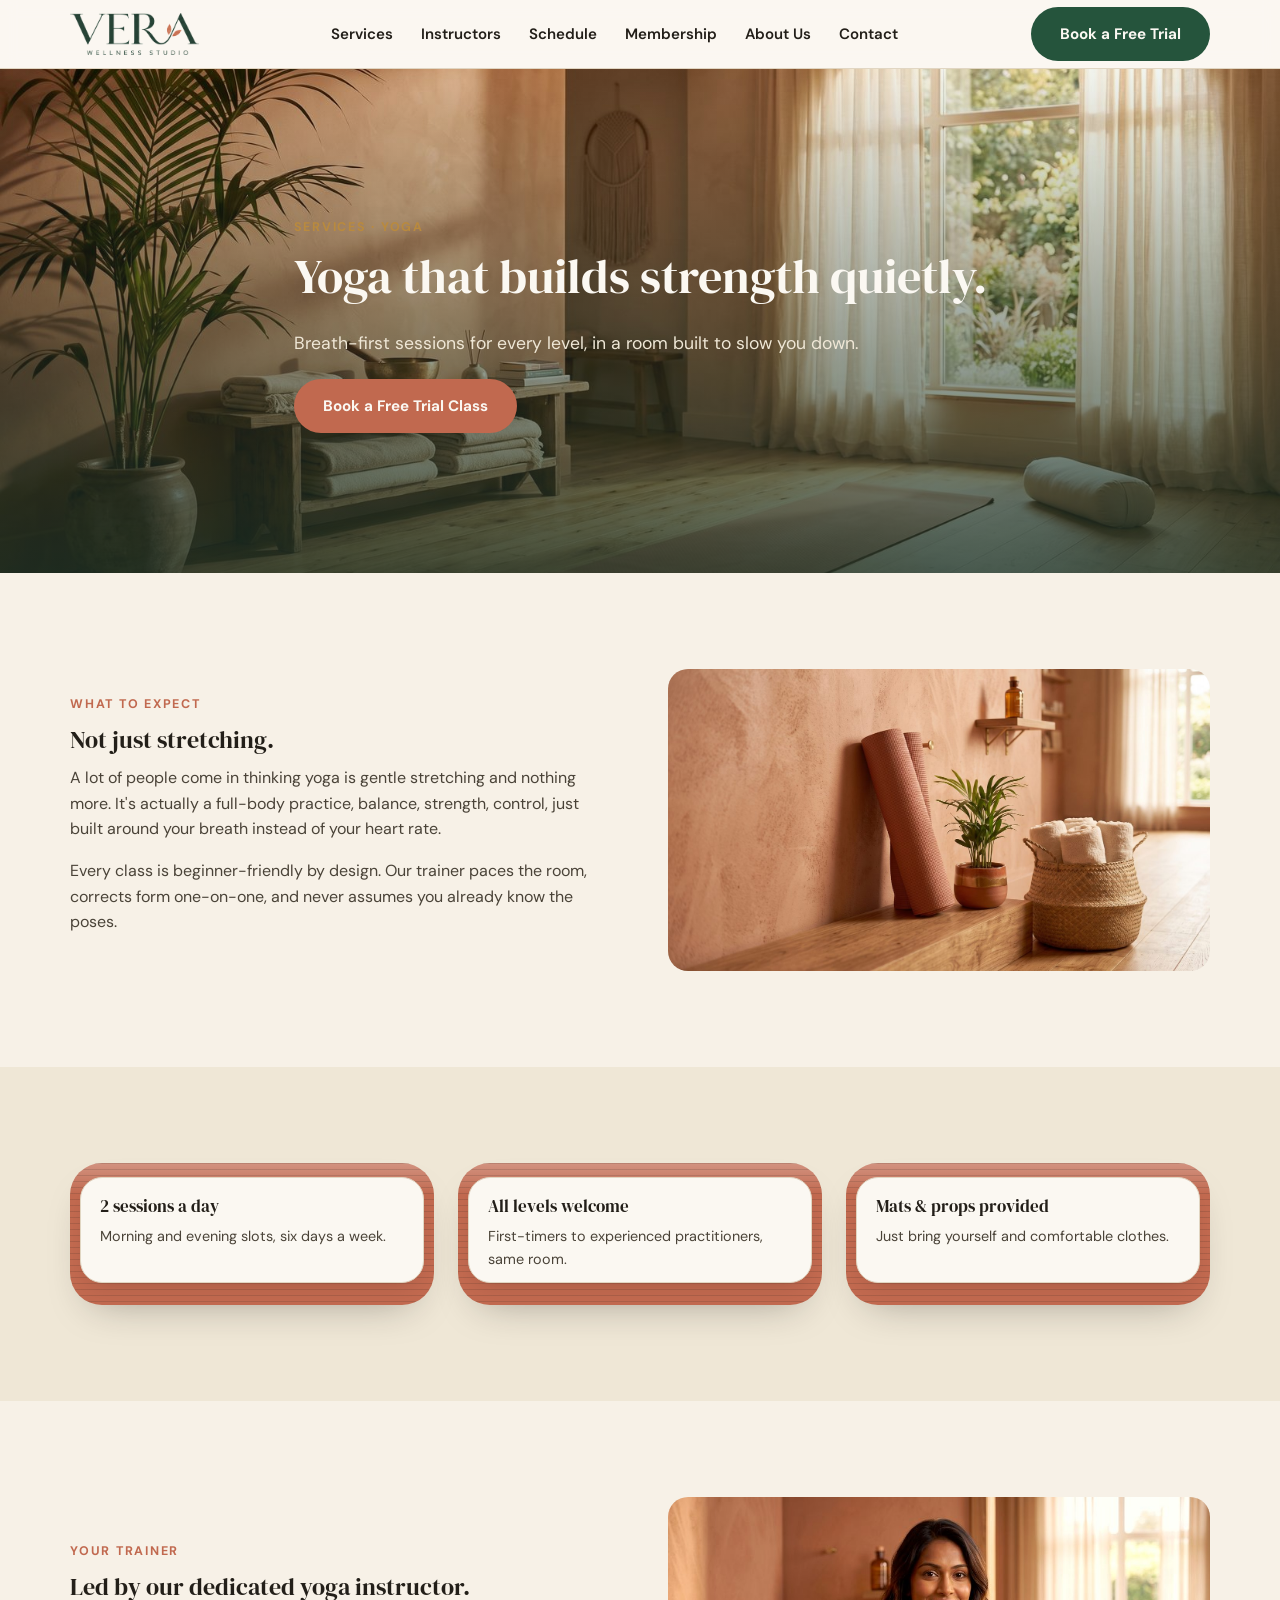
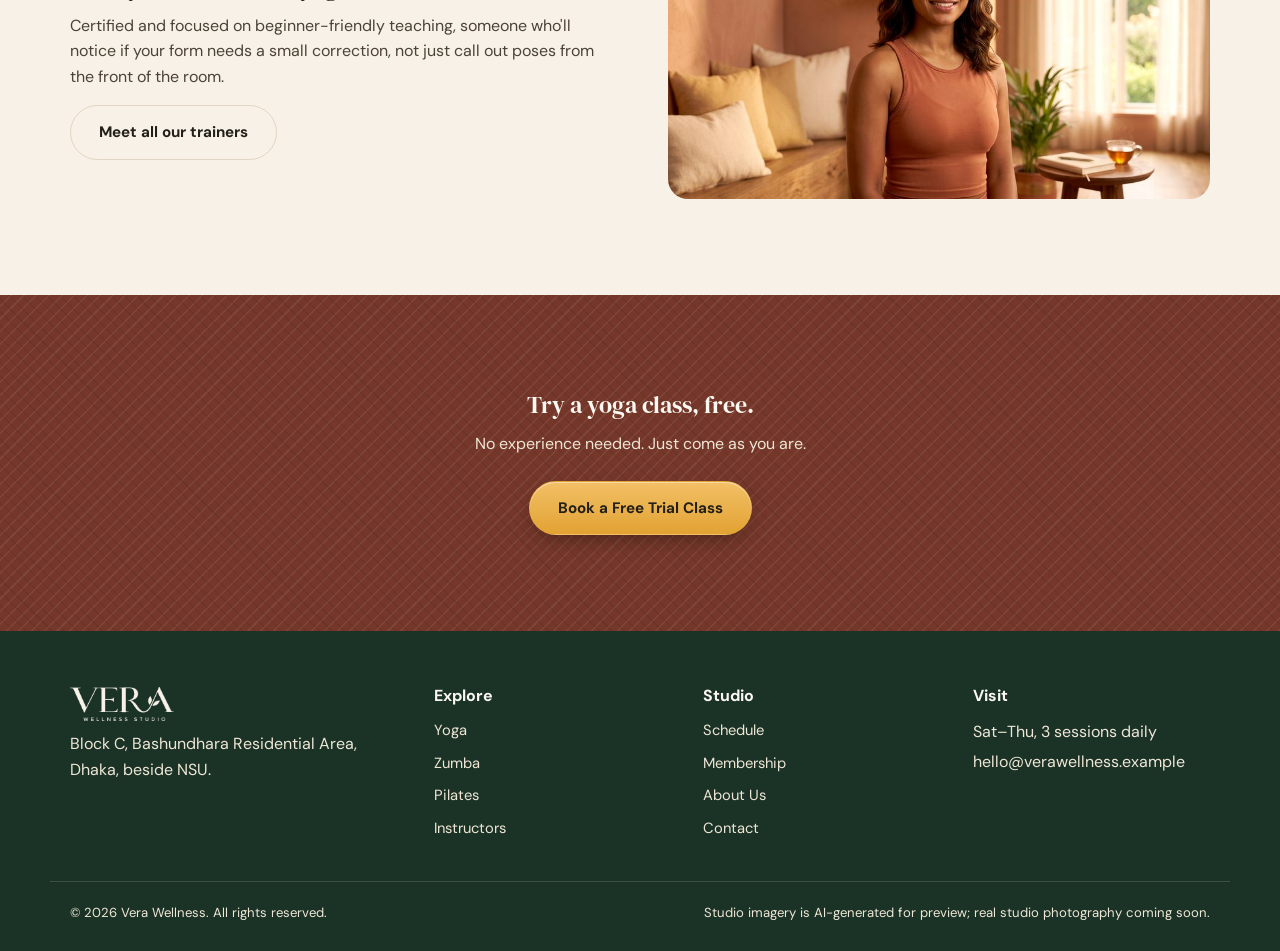
<file: services/yoga.html>
<!doctype html>
<html lang="en">
<head>
<meta charset="UTF-8">
<meta name="viewport" content="width=device-width, initial-scale=1">
<title>Yoga · Vera Wellness</title>
<meta name="description" content="Beginner-friendly, breath-led yoga classes at Vera Wellness, Bashundhara, Dhaka.">
<link rel="preconnect" href="https://fonts.googleapis.com">
<link href="https://fonts.googleapis.com/css2?family=DM+Serif+Display&family=DM+Sans:wght@400;600;700&display=swap" rel="stylesheet">
<link rel="stylesheet" href="../assets/css/style.css">
</head>
<body>

<header class="site-nav">
  <div class="container nav-inner">
    <a href="../index.html" class="brand"><img src="../assets/img/logo.png" alt="Vera Wellness Studio" class="brand-logo"></a>
    <nav class="nav-links">
      <div class="has-dropdown">
        <a href="#">Services</a>
        <div class="dropdown">
          <a href="yoga.html">Yoga</a>
          <a href="zumba.html">Zumba</a>
          <a href="pilates.html">Pilates</a>
        </div>
      </div>
      <a href="../instructors.html">Instructors</a>
      <a href="../schedule.html">Schedule</a>
      <a href="../membership.html">Membership</a>
      <a href="../about.html">About Us</a>
      <a href="../contact.html">Contact</a>
    </nav>
    <a href="../contact.html" class="btn btn-primary nav-cta">Book a Free Trial</a>
    <button class="menu-toggle" aria-label="Menu" aria-expanded="false"><span></span></button>
  </div>
  <div class="mobile-panel">
    <a href="#" class="mobile-services-toggle">Services ▾</a>
    <div class="mobile-sub">
      <a href="yoga.html">› Yoga</a>
      <a href="zumba.html">› Zumba</a>
      <a href="pilates.html">› Pilates</a>
    </div>
    <a href="../instructors.html">Instructors</a>
    <a href="../schedule.html">Schedule</a>
    <a href="../membership.html">Membership</a>
    <a href="../about.html">About Us</a>
    <a href="../contact.html">Contact</a>
    <a href="../contact.html" class="btn btn-primary">Book a Free Trial</a>
  </div>
</header>

<section class="page-hero">
  <img src="../assets/img/yoga_hero.jpg" alt="A calm, sunlit yoga room at Vera Wellness" class="reveal-img">
  <div class="container page-hero-content">
    <span class="eyebrow" style="color:var(--gold)">Services · Yoga</span>
    <h1 class="reveal-left">Yoga that builds strength quietly.</h1>
    <p class="lead">Breath-first sessions for every level, in a room built to slow you down.</p>
    <div class="hero-cta-row"><a href="../contact.html" class="btn btn-accent">Book a Free Trial Class</a></div>
  </div>
</section>

<section>
  <div class="container">
    <div class="two-col reveal">
      <div>
        <span class="eyebrow">What to expect</span>
        <h2 class="reveal-left">Not just stretching.</h2>
        <p>A lot of people come in thinking yoga is gentle stretching and nothing more. It's actually a full-body practice, balance, strength, control, just built around your breath instead of your heart rate.</p>
        <p>Every class is beginner-friendly by design. Our trainer paces the room, corrects form one-on-one, and never assumes you already know the poses.</p>
      </div>
      <div class="frame"><img src="../assets/img/about_detail.jpg" alt="Yoga mat and props laid out at Vera Wellness" class="reveal-img"></div>
    </div>
  </div>
</section>

<section class="proof-strip">
  <div class="container">
    <div class="grid grid-3">
      <div class="mat-box reveal">
        <h3 style="font-size:1.05rem;">2 sessions a day</h3>
        <p style="margin:0;font-size:.9rem;">Morning and evening slots, six days a week.</p>
      </div>
      <div class="mat-box reveal">
        <h3 style="font-size:1.05rem;">All levels welcome</h3>
        <p style="margin:0;font-size:.9rem;">First-timers to experienced practitioners, same room.</p>
      </div>
      <div class="mat-box reveal">
        <h3 style="font-size:1.05rem;">Mats &amp; props provided</h3>
        <p style="margin:0;font-size:.9rem;">Just bring yourself and comfortable clothes.</p>
      </div>
    </div>
  </div>
</section>

<section>
  <div class="container">
    <div class="two-col reverse reveal">
      <div class="frame"><img src="../assets/img/instructor_yoga.jpg" alt="Vera Wellness yoga instructor" class="reveal-img"></div>
      <div>
        <span class="eyebrow">Your trainer</span>
        <h2 class="reveal-left">Led by our dedicated yoga instructor.</h2>
        <p>Certified and focused on beginner-friendly teaching, someone who'll notice if your form needs a small correction, not just call out poses from the front of the room.</p>
        <a href="../instructors.html" class="btn btn-outline">Meet all our trainers</a>
      </div>
    </div>
  </div>
</section>

<section class="cta-band">
  <div class="container reveal">
    <h2 class="reveal-left">Try a yoga class, free.</h2>
    <p style="max-width:48ch;margin:0 auto 24px;">No experience needed. Just come as you are.</p>
    <a href="../contact.html" class="btn btn-accent">Book a Free Trial Class</a>
  </div>
</section>

<footer class="site-footer">
  <div class="container footer-grid">
    <div>
      <img src="../assets/img/logo-light.png" alt="Vera Wellness Studio" class="footer-logo">
      <p>Block C, Bashundhara Residential Area, Dhaka, beside NSU.</p>
    </div>
    <div>
      <h4>Explore</h4>
      <ul class="footer-links">
        <li><a href="yoga.html">Yoga</a></li>
        <li><a href="zumba.html">Zumba</a></li>
        <li><a href="pilates.html">Pilates</a></li>
        <li><a href="../instructors.html">Instructors</a></li>
      </ul>
    </div>
    <div>
      <h4>Studio</h4>
      <ul class="footer-links">
        <li><a href="../schedule.html">Schedule</a></li>
        <li><a href="../membership.html">Membership</a></li>
        <li><a href="../about.html">About Us</a></li>
        <li><a href="../contact.html">Contact</a></li>
      </ul>
    </div>
    <div>
      <h4>Visit</h4>
      <p style="margin-bottom:4px;">Sat–Thu, 3 sessions daily</p>
      <p>hello@verawellness.example</p>
    </div>
  </div>
  <div class="container footer-bottom">
    <span>© 2026 Vera Wellness. All rights reserved.</span>
    <span>Studio imagery is AI-generated for preview; real studio photography coming soon.</span>
  </div>
</footer>

<script src="../assets/js/main.js"></script>
</body>
</html>
</file>
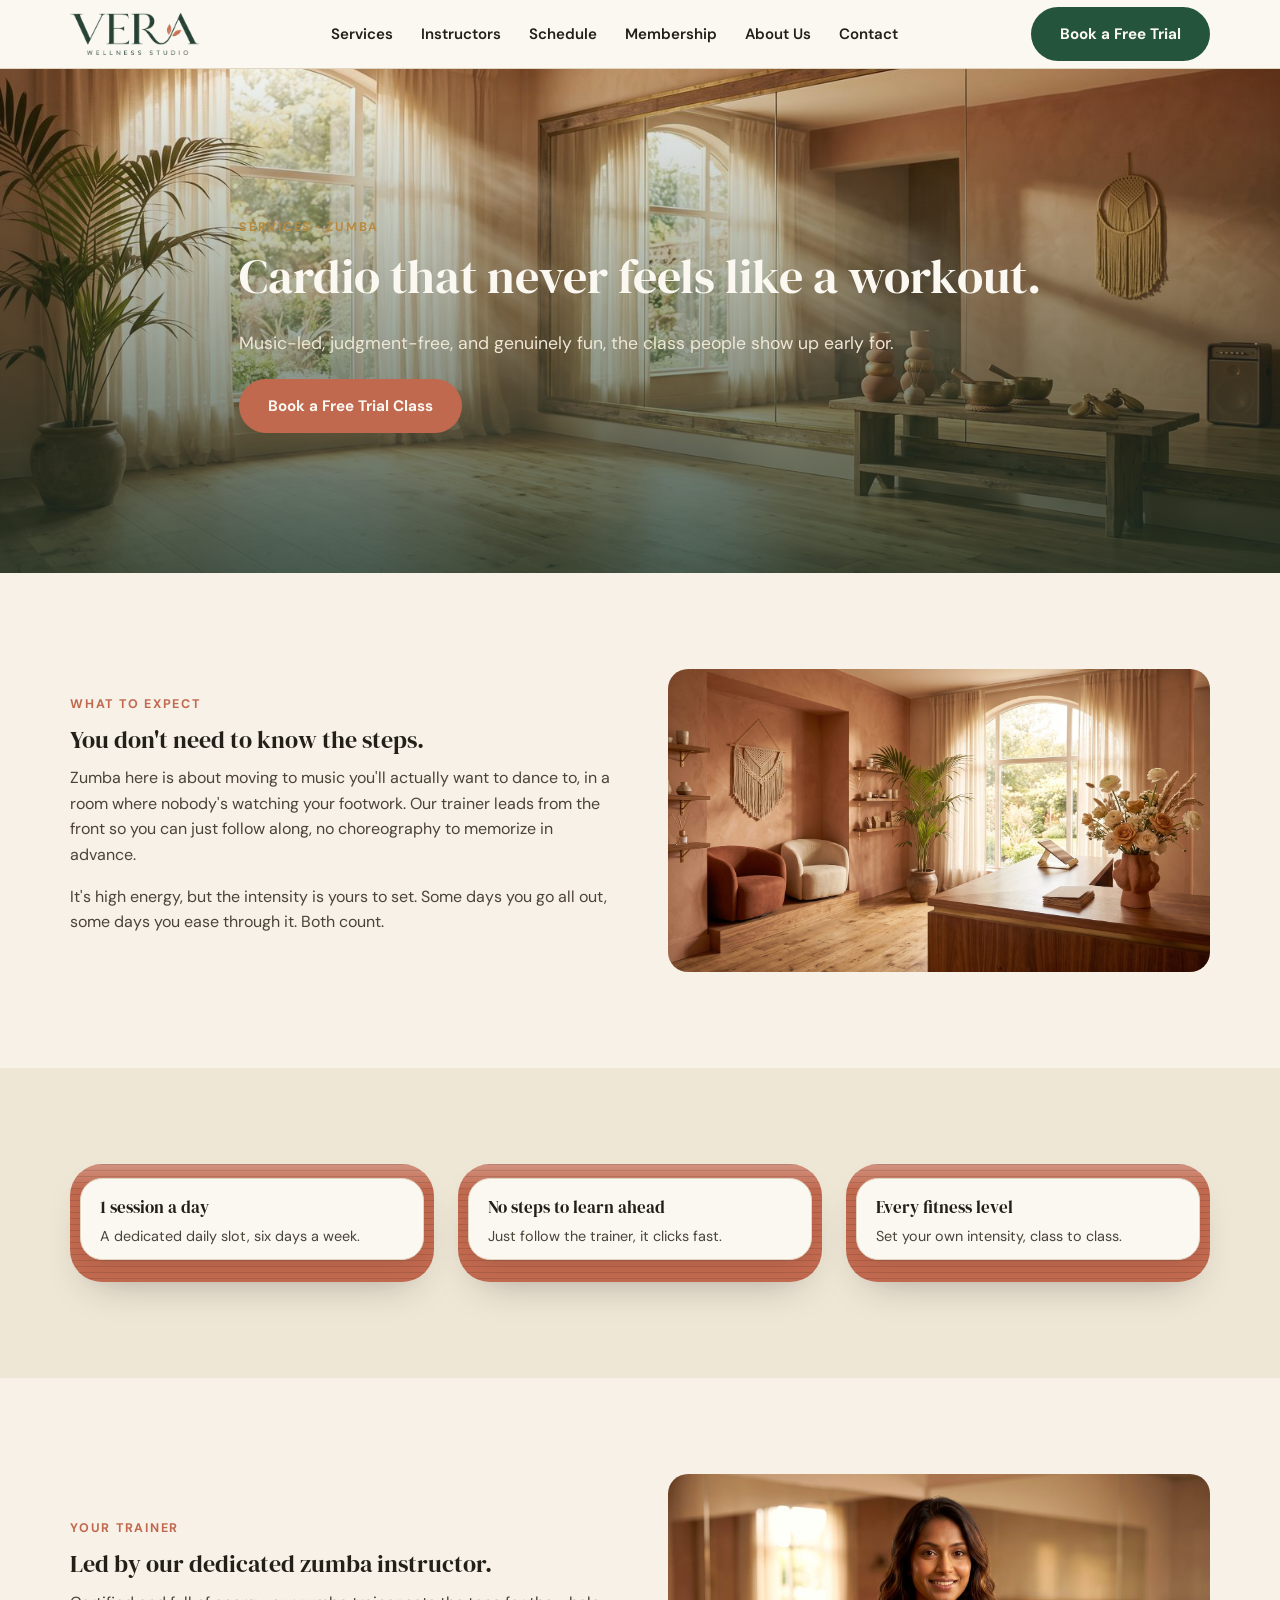
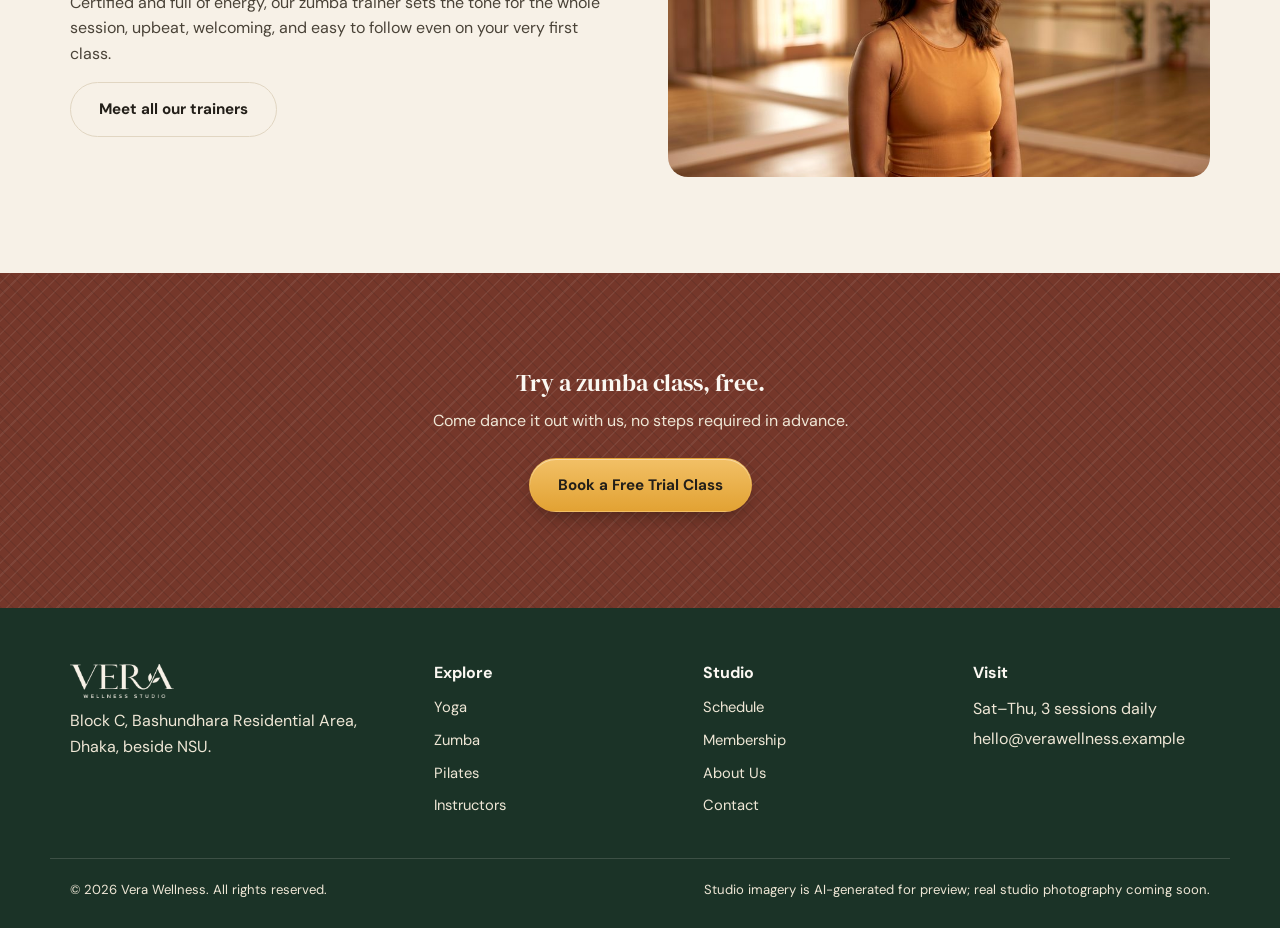
<file: services/zumba.html>
<!doctype html>
<html lang="en">
<head>
<meta charset="UTF-8">
<meta name="viewport" content="width=device-width, initial-scale=1">
<title>Zumba · Vera Wellness</title>
<meta name="description" content="Music-led, judgment-free zumba classes at Vera Wellness, Bashundhara, Dhaka.">
<link rel="preconnect" href="https://fonts.googleapis.com">
<link href="https://fonts.googleapis.com/css2?family=DM+Serif+Display&family=DM+Sans:wght@400;600;700&display=swap" rel="stylesheet">
<link rel="stylesheet" href="../assets/css/style.css">
</head>
<body>

<header class="site-nav">
  <div class="container nav-inner">
    <a href="../index.html" class="brand"><img src="../assets/img/logo.png" alt="Vera Wellness Studio" class="brand-logo"></a>
    <nav class="nav-links">
      <div class="has-dropdown">
        <a href="#">Services</a>
        <div class="dropdown">
          <a href="yoga.html">Yoga</a>
          <a href="zumba.html">Zumba</a>
          <a href="pilates.html">Pilates</a>
        </div>
      </div>
      <a href="../instructors.html">Instructors</a>
      <a href="../schedule.html">Schedule</a>
      <a href="../membership.html">Membership</a>
      <a href="../about.html">About Us</a>
      <a href="../contact.html">Contact</a>
    </nav>
    <a href="../contact.html" class="btn btn-primary nav-cta">Book a Free Trial</a>
    <button class="menu-toggle" aria-label="Menu" aria-expanded="false"><span></span></button>
  </div>
  <div class="mobile-panel">
    <a href="#" class="mobile-services-toggle">Services ▾</a>
    <div class="mobile-sub">
      <a href="yoga.html">› Yoga</a>
      <a href="zumba.html">› Zumba</a>
      <a href="pilates.html">› Pilates</a>
    </div>
    <a href="../instructors.html">Instructors</a>
    <a href="../schedule.html">Schedule</a>
    <a href="../membership.html">Membership</a>
    <a href="../about.html">About Us</a>
    <a href="../contact.html">Contact</a>
    <a href="../contact.html" class="btn btn-primary">Book a Free Trial</a>
  </div>
</header>

<section class="page-hero">
  <img src="../assets/img/zumba_hero.jpg" alt="A bright, mirrored dance studio at Vera Wellness" class="reveal-img">
  <div class="container page-hero-content">
    <span class="eyebrow" style="color:var(--gold)">Services · Zumba</span>
    <h1 class="reveal-left">Cardio that never feels like a workout.</h1>
    <p class="lead">Music-led, judgment-free, and genuinely fun, the class people show up early for.</p>
    <div class="hero-cta-row"><a href="../contact.html" class="btn btn-accent">Book a Free Trial Class</a></div>
  </div>
</section>

<section>
  <div class="container">
    <div class="two-col reveal">
      <div>
        <span class="eyebrow">What to expect</span>
        <h2 class="reveal-left">You don't need to know the steps.</h2>
        <p>Zumba here is about moving to music you'll actually want to dance to, in a room where nobody's watching your footwork. Our trainer leads from the front so you can just follow along, no choreography to memorize in advance.</p>
        <p>It's high energy, but the intensity is yours to set. Some days you go all out, some days you ease through it. Both count.</p>
      </div>
      <div class="frame"><img src="../assets/img/about_lobby.jpg" alt="The welcoming space at Vera Wellness" class="reveal-img"></div>
    </div>
  </div>
</section>

<section class="proof-strip">
  <div class="container">
    <div class="grid grid-3">
      <div class="mat-box reveal">
        <h3 style="font-size:1.05rem;">1 session a day</h3>
        <p style="margin:0;font-size:.9rem;">A dedicated daily slot, six days a week.</p>
      </div>
      <div class="mat-box reveal">
        <h3 style="font-size:1.05rem;">No steps to learn ahead</h3>
        <p style="margin:0;font-size:.9rem;">Just follow the trainer, it clicks fast.</p>
      </div>
      <div class="mat-box reveal">
        <h3 style="font-size:1.05rem;">Every fitness level</h3>
        <p style="margin:0;font-size:.9rem;">Set your own intensity, class to class.</p>
      </div>
    </div>
  </div>
</section>

<section>
  <div class="container">
    <div class="two-col reverse reveal">
      <div class="frame"><img src="../assets/img/instructor_zumba.jpg" alt="Vera Wellness zumba instructor" class="reveal-img"></div>
      <div>
        <span class="eyebrow">Your trainer</span>
        <h2 class="reveal-left">Led by our dedicated zumba instructor.</h2>
        <p>Certified and full of energy, our zumba trainer sets the tone for the whole session, upbeat, welcoming, and easy to follow even on your very first class.</p>
        <a href="../instructors.html" class="btn btn-outline">Meet all our trainers</a>
      </div>
    </div>
  </div>
</section>

<section class="cta-band">
  <div class="container reveal">
    <h2 class="reveal-left">Try a zumba class, free.</h2>
    <p style="max-width:48ch;margin:0 auto 24px;">Come dance it out with us, no steps required in advance.</p>
    <a href="../contact.html" class="btn btn-accent">Book a Free Trial Class</a>
  </div>
</section>

<footer class="site-footer">
  <div class="container footer-grid">
    <div>
      <img src="../assets/img/logo-light.png" alt="Vera Wellness Studio" class="footer-logo">
      <p>Block C, Bashundhara Residential Area, Dhaka, beside NSU.</p>
    </div>
    <div>
      <h4>Explore</h4>
      <ul class="footer-links">
        <li><a href="yoga.html">Yoga</a></li>
        <li><a href="zumba.html">Zumba</a></li>
        <li><a href="pilates.html">Pilates</a></li>
        <li><a href="../instructors.html">Instructors</a></li>
      </ul>
    </div>
    <div>
      <h4>Studio</h4>
      <ul class="footer-links">
        <li><a href="../schedule.html">Schedule</a></li>
        <li><a href="../membership.html">Membership</a></li>
        <li><a href="../about.html">About Us</a></li>
        <li><a href="../contact.html">Contact</a></li>
      </ul>
    </div>
    <div>
      <h4>Visit</h4>
      <p style="margin-bottom:4px;">Sat–Thu, 3 sessions daily</p>
      <p>hello@verawellness.example</p>
    </div>
  </div>
  <div class="container footer-bottom">
    <span>© 2026 Vera Wellness. All rights reserved.</span>
    <span>Studio imagery is AI-generated for preview; real studio photography coming soon.</span>
  </div>
</footer>

<script src="../assets/js/main.js"></script>
</body>
</html>
</file>
<file: assets/css/style.css>
/* ===== Vera Wellness — brand tokens ===== */
:root{
  --cream-0:#FBF8F2; --cream-50:#F7F1E7; --cream-100:#EFE7D6;
  --sand-300:#DCCFB4;
  --ink-900:#231F19; --ink-700:#4A4338; --ink-500:#79705F; --ink-300:#A89E8B; --ink-border:#E1D6C2;
  --forest-900:#1B3327; --forest-700:#25543C; --forest-500:#3C7A56; --forest-100:#DCE9E0;
  --clay-700:#75372A; --clay-600:#A24E36; --clay-500:#C1694F; --clay-400:#D68B6E; --clay-100:#F3DDCF;
  --gold-500:#B98A3E; --gold-100:#F1E3C6;

  --surface-page:var(--cream-50); --surface-card:var(--cream-0); --surface-sunken:var(--cream-100); --surface-inverse:var(--forest-900);
  --text-primary:var(--ink-900); --text-secondary:var(--ink-700); --text-muted:var(--ink-500);
  --text-on-brand:var(--cream-0); --text-on-inverse:var(--cream-50);
  --brand-primary:var(--forest-700); --brand-primary-hover:var(--forest-900);
  --accent:var(--clay-500); --accent-hover:var(--clay-600); --accent-soft:var(--clay-100);
  --gold:var(--gold-500); --gold-soft:var(--gold-100);
  --border-default:var(--ink-border);

  --font-display:'DM Serif Display', Georgia, serif;
  --font-body:'DM Sans', -apple-system, Helvetica, Arial, sans-serif;

  --container: 1180px;
  --radius-mat: 22px;
  --nav-h: 68px;
}

*,*::before,*::after{ box-sizing:border-box; }
html{ scroll-behavior:smooth; }
body{
  margin:0;
  background:var(--surface-page);
  color:var(--text-primary);
  font-family:var(--font-body);
  font-size:16px;
  line-height:1.6;
  -webkit-font-smoothing:antialiased;
}
img{ max-width:100%; display:block; }
a{ color:inherit; text-decoration:none; }
h1,h2,h3,h4{ font-family:var(--font-display); font-weight:400; margin:0 0 .5em; color:var(--text-primary); line-height:1.15; }
p{ margin:0 0 1em; color:var(--text-secondary); }
.container{ max-width:var(--container); margin:0 auto; padding:0 20px; }
section{ padding:64px 0; }
@media(min-width:900px){ section{ padding:96px 0; } }

.eyebrow{
  display:inline-block; font-family:var(--font-body); font-size:12.5px; letter-spacing:.14em; text-transform:uppercase;
  color:var(--accent); font-weight:700; margin-bottom:12px;
}
.lead{ font-size:1.1rem; color:var(--text-secondary); max-width:56ch; }

/* ===== Buttons ===== */
.btn{
  display:inline-flex; align-items:center; justify-content:center; gap:8px;
  padding:14px 28px; border-radius:999px; font-weight:700; font-size:.95rem;
  border:1px solid transparent; cursor:pointer; transition:transform .2s ease, background .2s ease, color .2s ease, box-shadow .2s ease;
  white-space:nowrap;
}
.btn-primary{ background:var(--brand-primary); color:var(--text-on-brand); }
.btn-primary:hover{ background:var(--brand-primary-hover); transform:translateY(-1px); }
.btn-accent{ background:var(--accent); color:var(--cream-0); }
.btn-accent:hover{ background:var(--accent-hover); transform:translateY(-1px); }
.btn-outline{ background:transparent; border-color:var(--border-default); color:var(--text-primary); }
.btn-outline:hover{ border-color:var(--brand-primary); color:var(--brand-primary); }
.btn-ghost-inverse{ background:transparent; border-color:rgba(251,248,242,.4); color:var(--text-on-inverse); }
.btn-ghost-inverse:hover{ border-color:var(--cream-0); }

/* ===== Yoga-mat CTA boxes (brand signature) =====
   Built outer-in so it never depends on where in the page it's placed:
   .mat-box ITSELF is the rolled-out mat (coloured, ridged texture); its
   ::before is the cream note-card face, inset so the mat visibly shows
   all the way round; the real text sits on top of the face. Nothing here
   relies on negative z-index, so it can't get silently painted over by
   an ancestor section's own background. */
.mat-box{
  position:relative;
  background-color:var(--clay-500);
  background-image:
    repeating-linear-gradient(180deg, rgba(35,31,25,.14) 0px, rgba(35,31,25,.14) 1px, transparent 1px, transparent 6px),
    linear-gradient(180deg, rgba(255,255,255,.28) 0%, transparent 22%);
  border-radius:calc(var(--radius-mat) + 10px);
  padding:34px 30px;
  box-shadow:0 18px 40px -22px rgba(35,31,25,.4);
}
.mat-box::before{
  content:"";
  position:absolute;
  inset:14px 10px 22px 10px;
  background:var(--surface-card);
  border:1px solid var(--border-default);
  border-radius:var(--radius-mat);
  box-shadow:0 10px 20px -14px rgba(35,31,25,.3);
}
.mat-box > *{ position:relative; }
.mat-box-accent::before{ background:var(--forest-700); border-color:rgba(251,248,242,.18); }
.mat-box-accent p, .mat-box-accent h3{ color:var(--text-on-inverse); }

/* mat-edge: the same rolled-mat dashed inset, layered onto any card that carries a CTA
   (pricing cards, discipline cards) without fighting that card's own padding/background */
.mat-edge{ position:relative; }
.mat-edge::before{
  content:"";
  position:absolute; inset:8px;
  border:1.5px dashed var(--sand-300);
  border-radius:14px;
  pointer-events:none;
}
.price-card.featured.mat-edge::before{ border-color:rgba(251,248,242,.3); }

/* Hover lift, everywhere a card carries or leads to a CTA */
.card, .mat-box{ transition:transform .25s ease, box-shadow .25s ease; }
.card:hover, .mat-box:not(.mat-box-accent):hover{
  transform:translateY(-6px);
  box-shadow:0 26px 50px -22px rgba(35,31,25,.3);
}
.price-card.featured:hover{ box-shadow:0 26px 50px -18px rgba(27,51,39,.5); }
.discipline-card .frame img, .instructor-card .frame img{ transition:transform .5s ease; }
.discipline-card:hover .frame img, .instructor-card:hover .frame img{ transform:scale(1.05); }
.nav-links a{ transition:color .2s ease; }
.footer-links a{ transition:color .2s ease; }

/* ===== Nav ===== */
.site-nav{
  position:sticky; top:0; z-index:100;
  background:rgba(251,248,242,.92); backdrop-filter:blur(8px);
  border-bottom:1px solid var(--border-default);
}
.nav-inner{
  display:flex; align-items:center; justify-content:space-between;
  height:var(--nav-h);
}
.brand{
  font-family:var(--font-display); font-size:1.35rem; letter-spacing:.01em; color:var(--forest-900);
  display:flex; align-items:center;
}
.brand-logo{ height:38px; width:auto; display:block; }
.footer-logo{ height:34px; width:auto; display:block; margin-bottom:10px; }
@media(min-width:960px){ .brand-logo{ height:42px; } }
.nav-links{ display:none; align-items:center; gap:28px; }
.nav-links a{ font-size:.94rem; font-weight:600; color:var(--text-primary); position:relative; padding:6px 0; }
.nav-links a:hover{ color:var(--brand-primary); }
.nav-cta{ display:none; }
.has-dropdown{ position:relative; }
.dropdown{
  position:absolute; top:100%; left:50%; transform:translateX(-50%) translateY(6px);
  min-width:180px; background:var(--surface-card); border:1px solid var(--border-default);
  border-radius:14px; padding:8px; box-shadow:0 20px 40px -20px rgba(35,31,25,.35);
  opacity:0; visibility:hidden; transition:opacity .18s ease, transform .18s ease;
}
.has-dropdown:hover .dropdown, .has-dropdown:focus-within .dropdown{
  opacity:1; visibility:visible; transform:translateX(-50%) translateY(0);
}
.dropdown a{ display:block; padding:10px 14px; border-radius:8px; font-weight:600; }
.dropdown a:hover{ background:var(--surface-sunken); }
.menu-toggle{
  display:flex; align-items:center; justify-content:center;
  width:40px; height:40px; border-radius:10px; border:1px solid var(--border-default);
  background:var(--surface-card); cursor:pointer;
}
.menu-toggle span{ display:block; width:18px; height:2px; background:var(--ink-900); position:relative; }
.menu-toggle span::before,.menu-toggle span::after{
  content:""; position:absolute; left:0; width:18px; height:2px; background:var(--ink-900); transition:transform .2s ease;
}
.menu-toggle span::before{ top:-6px; } .menu-toggle span::after{ top:6px; }

.mobile-panel{
  display:none; flex-direction:column; gap:4px; padding:14px 20px 22px;
  border-top:1px solid var(--border-default); background:var(--surface-card);
}
.mobile-panel.open{ display:flex; }
.mobile-panel a{ padding:12px 4px; font-weight:600; border-bottom:1px solid var(--surface-sunken); }
.mobile-sub{ padding-left:14px; display:flex; flex-direction:column; }
.mobile-sub a{ font-weight:500; color:var(--text-secondary); border-bottom:none; padding:8px 4px; }
.mobile-panel .btn{ margin-top:10px; }

@media(min-width:960px){
  .nav-links{ display:flex; }
  .nav-cta{ display:inline-flex; }
  .menu-toggle, .mobile-panel{ display:none !important; }
}

/* ===== Hero (home) ===== */
.hero{
  position:relative; min-height:86vh; display:flex; align-items:flex-end;
  overflow:hidden; background:var(--forest-900);
}
.hero video, .hero .hero-poster{
  position:absolute; inset:0; width:100%; height:100%; object-fit:cover; object-position:center 30%;
}
.hero::after{
  content:""; position:absolute; inset:0; pointer-events:none;
  background:linear-gradient(180deg, rgba(27,51,39,.15) 0%, rgba(27,51,39,.15) 45%, rgba(27,51,39,.82) 100%);
}
.hero-content{ position:relative; z-index:2; width:100%; padding:48px 0 56px; color:var(--text-on-inverse); }
.hero h1{ color:var(--cream-0); font-size:clamp(2.1rem,6vw,3.6rem); max-width:14ch; }
.hero .lead{ color:var(--cream-100); max-width:44ch; }
.hero-cta-row{ display:flex; flex-wrap:wrap; gap:14px; margin-top:22px; }

/* ===== Page hero (inner pages) ===== */
.page-hero{ position:relative; min-height:56vh; display:flex; align-items:flex-end; overflow:hidden; }
.page-hero img{ position:absolute; inset:0; width:100%; height:100%; object-fit:cover; }
.page-hero::after{ content:""; position:absolute; inset:0; background:linear-gradient(180deg, rgba(27,51,39,.05) 0%, rgba(27,51,39,.78) 100%); }
.page-hero-content{ position:relative; z-index:2; padding:44px 0; color:var(--text-on-inverse); }
.page-hero h1{ color:var(--cream-0); font-size:clamp(2rem,5vw,3rem); }
.page-hero .lead{ color:var(--cream-100); }

/* ===== Grid helpers ===== */
.grid{ display:grid; gap:24px; }
.grid-2{ grid-template-columns:1fr; }
.grid-3{ grid-template-columns:1fr; }
.grid-4{ grid-template-columns:repeat(2,1fr); }
@media(min-width:720px){
  .grid-2{ grid-template-columns:1fr 1fr; }
  .grid-3{ grid-template-columns:repeat(3,1fr); }
  .grid-4{ grid-template-columns:repeat(4,1fr); }
}
.two-col{ display:grid; gap:32px; align-items:center; }
@media(min-width:860px){ .two-col{ grid-template-columns:1fr 1fr; gap:56px; } }
.two-col.reverse{ direction:rtl; } .two-col.reverse > *{ direction:ltr; }

.section-head{ max-width:640px; margin:0 0 40px; }
.section-head.center{ margin-inline:auto; text-align:center; }

/* image frame */
.frame{ border-radius:20px; overflow:hidden; }
.frame img{ width:100%; height:100%; object-fit:cover; }

/* ===== Cards ===== */
.card{
  background:var(--surface-card); border:1px solid var(--border-default); border-radius:20px;
  padding:28px; height:100%;
}
.discipline-card .frame{ margin-bottom:18px; aspect-ratio:4/3; }
.discipline-card h3{ font-size:1.4rem; }

.instructor-card{ text-align:center; }
.instructor-card .frame{ aspect-ratio:4/5; margin-bottom:16px; border-radius:calc(var(--radius-mat) - 4px); }
.instructor-card h3{ margin-bottom:2px; }
.instructor-role{ color:var(--accent); font-weight:700; font-size:.85rem; letter-spacing:.06em; text-transform:uppercase; margin-bottom:10px; display:block; }

/* ===== Testimonial / proof strip ===== */
.proof-strip{ background:var(--surface-sunken); }
.proof-quote{ font-family:var(--font-display); font-size:clamp(1.2rem,2.6vw,1.7rem); color:var(--text-primary); max-width:34ch; }
.proof-name{ color:var(--text-muted); font-size:.9rem; margin-top:14px; }

/* ===== FAQ ===== */
.faq-item{ border-bottom:1px solid var(--border-default); padding:18px 0; }
.faq-q{ display:flex; justify-content:space-between; align-items:center; cursor:pointer; font-weight:700; gap:16px; }
.faq-q .plus{ font-size:1.3rem; color:var(--accent); transition:transform .2s ease; flex:none; }
.faq-item.open .plus{ transform:rotate(45deg); }
.faq-a{ max-height:0; overflow:hidden; transition:max-height .25s ease; }
.faq-item.open .faq-a{ max-height:240px; }
.faq-a p{ padding-top:10px; }

/* ===== Pricing ===== */
.price-card{ position:relative; }
.price-card.featured{ background:var(--forest-700); color:var(--text-on-inverse); border-color:rgba(251,248,242,.18); }
.price-card.featured p, .price-card.featured .price-amt, .price-card.featured li,
.price-card.featured h3, .price-card.featured .price-tag{ color:var(--text-on-inverse); }
.price-tag{ font-family:var(--font-display); font-size:2.2rem; margin:6px 0 2px; }
.price-note{ color:var(--text-muted); font-size:.85rem; }
.price-card.featured .price-note{ color:var(--cream-100); }
.price-card ul{ list-style:none; margin:18px 0 22px; padding:0; }
.price-card li{ padding:7px 0; padding-left:26px; position:relative; color:var(--text-secondary); font-size:.94rem; }
.price-card li::before{ content:"✓"; position:absolute; left:0; color:var(--accent); font-weight:700; }
.price-card.featured li::before{ color:var(--gold); }
.price-badge{
  position:absolute; top:-14px; left:28px; background:var(--accent); color:var(--cream-0);
  font-size:.72rem; font-weight:700; letter-spacing:.06em; text-transform:uppercase; padding:6px 14px; border-radius:999px;
}

/* ===== Schedule table ===== */
.schedule-table{
  width:100%; min-width:520px; border-collapse:collapse; background:var(--surface-card);
  border-radius:var(--radius-mat); overflow:hidden; border:1px solid var(--border-default);
}
.schedule-table th, .schedule-table td{ padding:16px 20px; text-align:left; border-bottom:1px solid var(--border-default); }
.schedule-table tbody tr:last-child td{ border-bottom:none; }
.schedule-table thead th{
  background:var(--surface-sunken); font-family:var(--font-body); text-transform:uppercase;
  letter-spacing:.05em; font-size:.76rem; color:var(--text-muted); font-weight:700;
}
.schedule-table td:first-child, .schedule-table th:first-child{ font-weight:700; }
.schedule-table tr.closed td{ color:var(--text-muted); font-style:italic; }

/* Discipline colour-coding: each time-of-day column carries its own hue
   (border + soft tint) so the table reads by colour, not just by text —
   morning=yoga (forest), afternoon=zumba (clay), evening=pilates (gold). */
.schedule-table .slot-yoga{ border-left:3px solid var(--forest-500); }
.schedule-table .slot-zumba{ border-left:3px solid var(--clay-500); }
.schedule-table .slot-pilates{ border-left:3px solid var(--gold-500); }
.schedule-table td.slot-yoga{ background:rgba(60,122,86,.07); }
.schedule-table td.slot-zumba{ background:rgba(193,105,79,.08); }
.schedule-table td.slot-pilates{ background:rgba(185,138,62,.09); }
.schedule-table tr.closed .slot-yoga, .schedule-table tr.closed .slot-zumba, .schedule-table tr.closed .slot-pilates{ border-left-color:transparent; background:none; }
.schedule-table thead th.slot-yoga{ background:rgba(60,122,86,.1); }
.schedule-table thead th.slot-zumba{ background:rgba(193,105,79,.12); }
.schedule-table thead th.slot-pilates{ background:rgba(185,138,62,.13); }
.slot-label{
  display:block; margin-top:3px; font-size:.68rem; font-weight:700;
  letter-spacing:.05em; text-transform:uppercase;
}
.slot-yoga .slot-label{ color:var(--forest-500); }
.slot-zumba .slot-label{ color:var(--clay-600); }
.slot-pilates .slot-label{ color:var(--gold-500); }

.slot-legend{ display:flex; flex-wrap:wrap; gap:20px; margin-top:16px; }
.slot-legend-item{ display:flex; align-items:center; gap:8px; font-size:.85rem; color:var(--text-secondary); }
.slot-legend-dot{ width:11px; height:11px; border-radius:50%; flex:none; }
.slot-legend-dot.slot-yoga{ background:var(--forest-500); border-left:none; }
.slot-legend-dot.slot-zumba{ background:var(--clay-500); border-left:none; }
.slot-legend-dot.slot-pilates{ background:var(--gold-500); border-left:none; }

/* ===== CTA band ===== */
/* Warm woven-mat texture instead of a flat color box, a clay ground with a
   subtle crosshatch weave (two opposing diagonal hairline sets) standing in
   for the mat's fabric, rather than a literal icon. */
.cta-band{
  background-color:var(--clay-700);
  background-image:
    repeating-linear-gradient(45deg, rgba(35,31,25,.10) 0px, rgba(35,31,25,.10) 1.5px, transparent 1.5px, transparent 9px),
    repeating-linear-gradient(-45deg, rgba(251,248,242,.07) 0px, rgba(251,248,242,.07) 1.5px, transparent 1.5px, transparent 9px);
  color:var(--text-on-inverse); text-align:center;
}
.cta-band h2{ color:var(--cream-0); }
.cta-band p{ color:var(--cream-100); }
/* The muted brand gold reads flat against this clay/maroon band — same
   warm family, too little contrast. A brighter, more saturated gold here
   (band-local, doesn't touch the gold used elsewhere) keeps the button
   from disappearing into the background. */
.cta-band .btn-accent{
  background:linear-gradient(180deg, #F2C066 0%, #E2A233 100%);
  color:var(--ink-900);
  box-shadow:0 8px 20px -8px rgba(20,14,8,.55), inset 0 1px 0 rgba(255,255,255,.4);
}
.cta-band .btn-accent:hover{ filter:brightness(1.06); transform:translateY(-1px); }

/* ===== Form ===== */
.form-grid{ display:grid; gap:16px; }
@media(min-width:700px){ .form-grid.two{ grid-template-columns:1fr 1fr; } }
label{ display:block; font-weight:700; font-size:.85rem; margin-bottom:6px; color:var(--text-primary); }
input, select, textarea{
  width:100%; padding:13px 14px; border-radius:12px; border:1px solid var(--border-default);
  background:var(--cream-0); font-family:var(--font-body); font-size:.96rem; color:var(--text-primary);
}
input:focus, select:focus, textarea:focus{ outline:2px solid var(--forest-500); outline-offset:1px; }
.form-success{ display:none; text-align:center; padding:40px 20px; }
.form-success.show{ display:block; }
.form-success .icon{ font-size:2.4rem; margin-bottom:10px; }

/* ===== Footer ===== */
.site-footer{ background:var(--forest-900); color:var(--text-on-inverse); padding:56px 0 28px; }
.site-footer h4{ color:var(--cream-0); font-size:1rem; font-family:var(--font-body); font-weight:700; margin-bottom:14px; }
.site-footer a{ color:var(--cream-100); }
.site-footer a:hover{ color:var(--gold); }
.footer-grid{ display:grid; gap:32px; grid-template-columns:1fr; }
@media(min-width:760px){ .footer-grid{ grid-template-columns:1.4fr 1fr 1fr 1fr; } }
.footer-grid p{ color:var(--cream-100); }
.footer-links{ list-style:none; padding:0; margin:0; display:flex; flex-direction:column; gap:9px; font-size:.92rem; }
.footer-bottom{ border-top:1px solid rgba(251,248,242,.15); margin-top:40px; padding-top:20px; font-size:.82rem; color:var(--cream-100); display:flex; flex-wrap:wrap; gap:10px; justify-content:space-between; }

/* ===== Reveal-on-scroll ===== */
.reveal{ opacity:0; transform:translateY(18px); transition:opacity .6s ease, transform .6s ease; }
.reveal.in{ opacity:1; transform:none; }

/* Headlines: slide in left-to-right */
.reveal-left{ opacity:0; transform:translateX(-56px); transition:opacity .7s ease, transform .7s ease; }
.reveal-left.in{ opacity:1; transform:none; }

/* Images: fade + zoom-settle, contained by .frame/.page-hero overflow:hidden */
.reveal-img{ opacity:0; transform:scale(1.14); transition:opacity .9s ease, transform .9s ease; }
.reveal-img.in{ opacity:1; transform:scale(1); }

/* Stagger siblings inside grids so groups don't move in lockstep */
.grid > *:nth-child(2){ transition-delay:.12s; }
.grid > *:nth-child(3){ transition-delay:.24s; }
.grid > *:nth-child(4){ transition-delay:.36s; }

@media (prefers-reduced-motion: reduce){
  .reveal, .reveal-left, .reveal-img{ opacity:1; transform:none; transition:none; }
  .grid > *{ transition-delay:0s !important; }
  html{ scroll-behavior:auto; }
}

/* ===== Whisper motif: soft floating dot ===== */
.motif-dot{
  position:absolute; width:120px; height:120px; border-radius:50%;
  background:radial-gradient(circle, var(--gold-soft), transparent 70%);
  opacity:.6; pointer-events:none; filter:blur(2px);
}

/* utility */
.mt-0{margin-top:0} .center{text-align:center} .muted{color:var(--text-muted)}
.badge{ display:inline-block; background:var(--gold-soft); color:var(--gold-500); font-weight:700; font-size:.78rem; letter-spacing:.05em; text-transform:uppercase; padding:5px 12px; border-radius:999px; }
</file>
